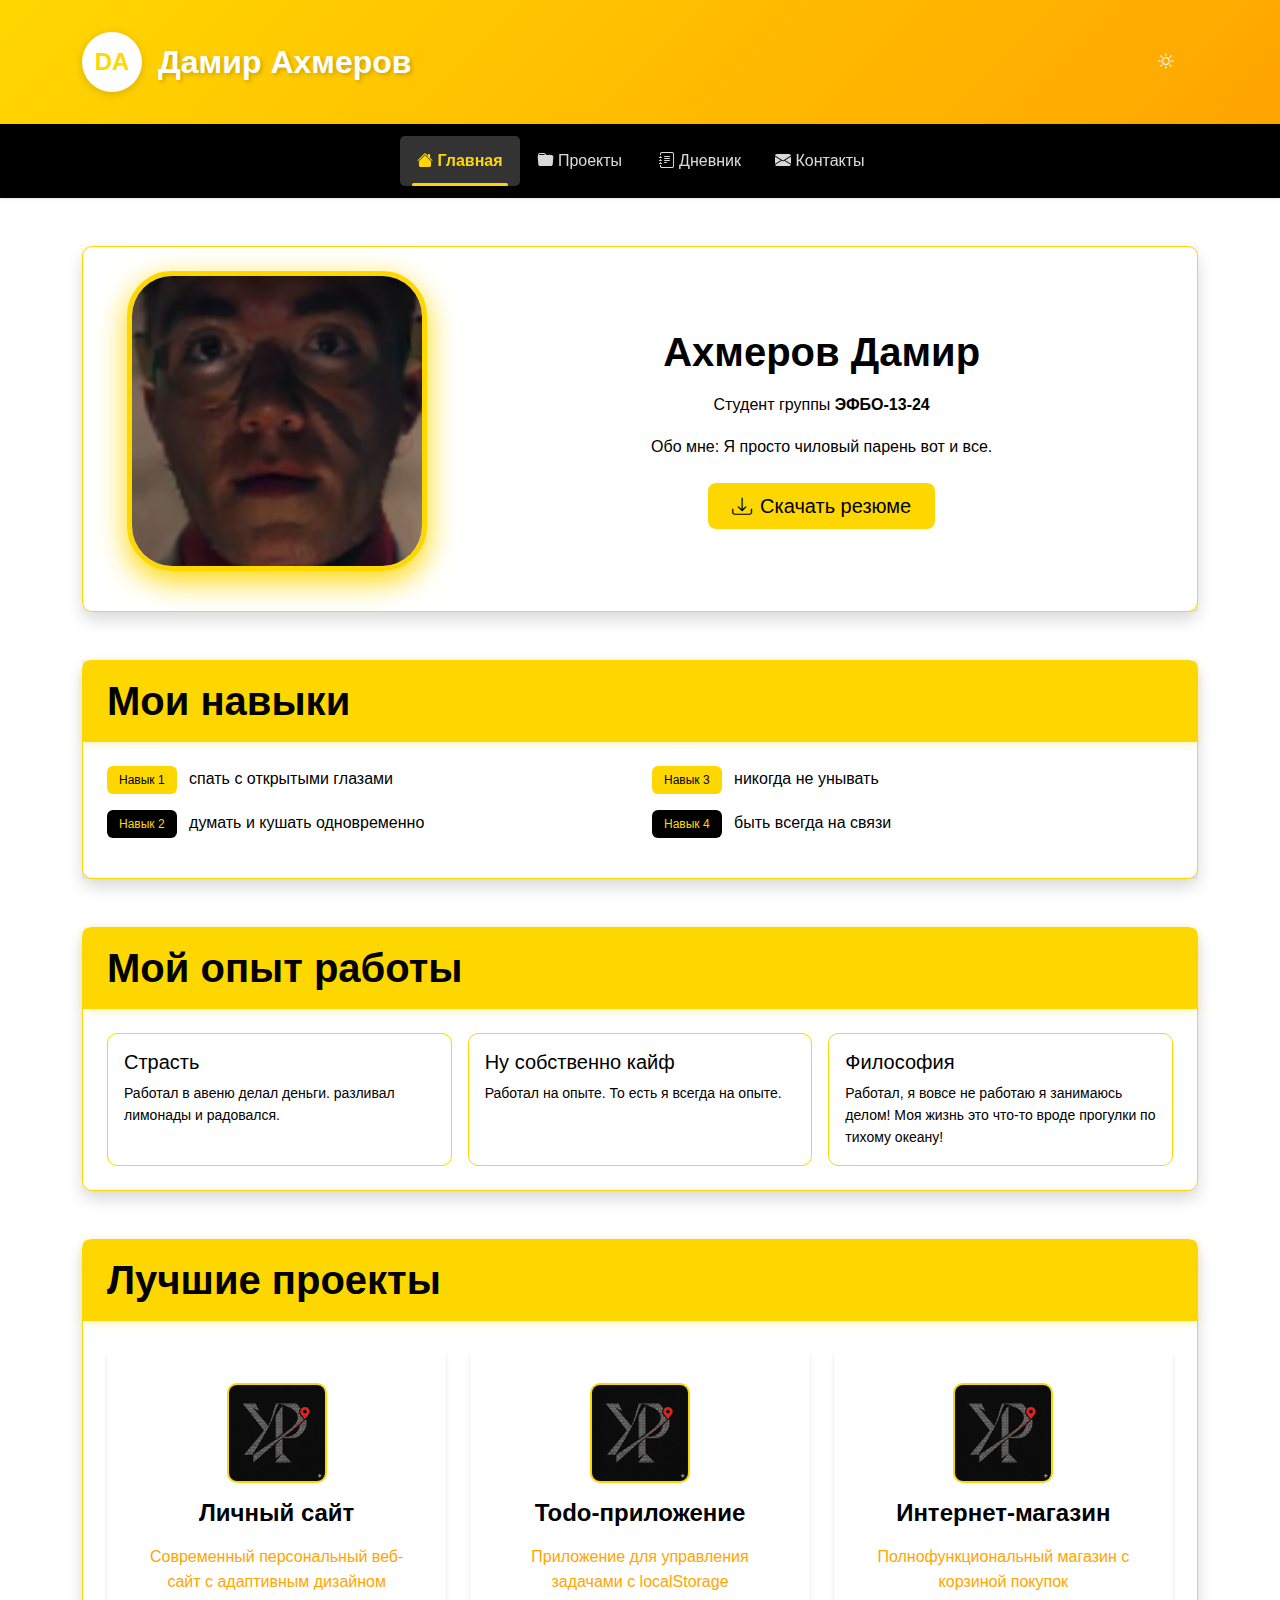
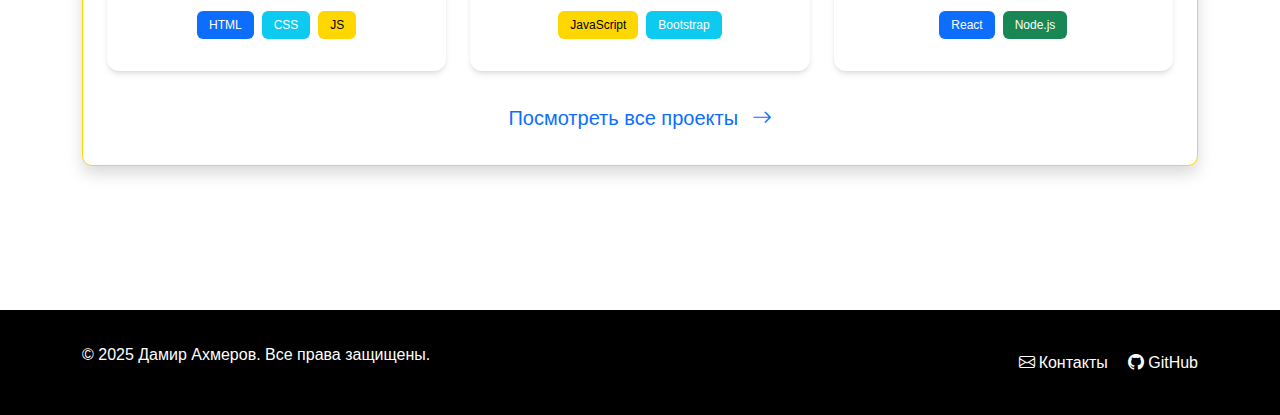
<file: index.html>
<!DOCTYPE html>
<html lang="ru">
<head>
    <meta charset="UTF-8">
    <meta name="viewport" content="width=device-width, initial-scale=1, viewport-fit=cover">
    <title>Главная - Портфолио Студента</title>
    <link href="https://cdn.jsdelivr.net/npm/bootstrap@5.3.2/dist/css/bootstrap.min.css" rel="stylesheet">
    <link rel="stylesheet" href="https://cdn.jsdelivr.net/npm/bootstrap-icons@1.11.1/font/bootstrap-icons.css">
    <link rel="stylesheet" href="styles/styles.css">
</head>
<body>
    <a class="skip-link" href="#main">Перейти к основному содержимому</a>
    <header class="header-main">
        <div class="container">
            <div class="logo-section d-flex justify-content-between align-items-center">
                <div class="d-flex align-items-center gap-3">
                    <div class="logo-icon">DA</div>
                    <h1 class="student-name mb-0">Дамир Ахмеров</h1>
                </div>
                <button class="btn btn-outline-light" id="themeSwitch" type="button">
                    <i class="bi bi-sun"></i>
                </button>
            </div>
        </div>
    </header>

    <nav aria-label="Основная навигация" class="navbar navbar-expand-lg navbar-dark bg-dark sticky-top" role="navigation">
        <div class="container">
            <button class="navbar-toggler" type="button" data-bs-toggle="collapse" data-bs-target="#navbarNav">
                <span class="navbar-toggler-icon"></span>
            </button>
            <div class="collapse navbar-collapse justify-content-center" id="navbarNav">
                <ul class="navbar-nav">
                    <li class="nav-item">
                        <a class="nav-link active" href="index.html">
                            <i class="bi bi-house-fill me-1"></i>Главная
                        </a>
                    </li>
                    <li class="nav-item">
                        <a class="nav-link" href="pages/projects.html">
                            <i class="bi bi-folder-fill me-1"></i>Проекты
                        </a>
                    </li>
                    <li class="nav-item">
                        <a class="nav-link" href="pages/diary.html">
                            <i class="bi bi-journal-text me-1"></i>Дневник
                        </a>
                    </li>
                    <li class="nav-item">
                        <a class="nav-link" href="pages/contacts.html">
                            <i class="bi bi-envelope-fill me-1"></i>Контакты
                        </a>
                    </li>
                </ul>
            </div>
        </div>
    </nav>

    
    <main class="container my-5" id="main" role="main">
        <section class="hero-section mb-5">
            <div class="card shadow">
                <div class="card-body p-4">
                    <div class="row align-items-center">
                        <div class="col-md-4 text-center mb-3 mb-md-0">
                            <div class="photo-wrapper ">
<img src="img/one_300.png" 
     srcset="img/one_150px.png 150w, 
             img/one_200px.png 200w, 
             img/one_300px.png 300w, 
             img/one_400px.png 400w"
     sizes="300px"
     width="300" 
     height="300"
     alt="Портрет студента"
     fetchpriority="high"
     class="student-photo">
                            </div>
                        </div>
                        <div class="col-md-8">
                            <h2 class="greeting-title">Ахмеров Дамир </h2>
                            <p ><i  style="color: #FFD700;"></i>Студент группы <strong>ЭФБО-13-24</strong></p>
                            <p class="mb-4">Обо мне: Я просто чиловый парень вот и все.</p>
                            <a href="assets/Ахмеров Дамир - Fullstack Developer.pdf" class="btn btn-primary btn-lg" download>
                                <i class="bi bi-download me-2"></i>Скачать резюме
                            </a>
                        </div>
                    </div>
                </div>
            </div>
        </section>

        
        <section class="skills-section mb-5">
            <div class="card shadow">
                <div class="card-header" style="background-color: #FFD700 !important; color: #000000 !important;">
                    <h3 class="h4 mb-0" style="color: #000000 !important;">
                        <i></i>Мои навыки
                    </h3>
                </div>
                <div class="card-body p-4">
                    <div class="row">
                        <div class="col-md-6">
                            <div class="mb-3">
                                <span class="badge bg-warning text-dark me-2">Навык 1</span>
                                <span>спать с открытыми глазами</span>
                            </div>
                            <div class="mb-3">
                                <span class="badge bg-dark text-warning me-2">Навык 2</span>
                                <span>думать и кушать одновременно</span>
                            </div>
                        </div>
                        <div class="col-md-6">
                            <div class="mb-3">
                                <span class="badge bg-warning text-dark me-2">Навык 3</span>
                                <span>никогда не унывать</span>
                            </div>
                            <div class="mb-3">
                                <span class="badge bg-dark text-warning me-2">Навык 4</span>
                                <span>быть всегда на связи</span>
                            </div>
                        </div>
                    </div>
                </div>
            </div>
        </section>

        
        <section class="mb-5">
            <div class="card shadow">
                <div class="card-header" style="background-color: #FFD700 !important; color: #000000 !important;">
                    <h3 class="h4 mb-0" style="color: #000000 !important;">
                        <i></i>Мой опыт работы
                    </h3>
                </div>
                <div class="card-body p-4">
                    <div class="row g-3">
                        <div class="col-md-4">
                            <div class="card h-100" style="border: 2px solid #FFD700;">
                                <div class="card-body">
                                    <h5 class="card-title" style="color: #FFD700;">Страсть</h5>
                                    <p class="card-text small">
                                        Работал в авеню делал деньги. разливал лимонады и радовался.
                                    </p>
                                </div>
                            </div>
                        </div>
                        <div class="col-md-4">
                            <div class="card h-100" style="border: 2px solid #FFD700;">
                                <div class="card-body">
                                    <h5 class="card-title" style="color: #FFD700;">Ну собственно кайф</h5>
                                    <p class="card-text small">
                                        Работал на опыте. То есть я всегда на опыте.
                                    </p>
                                </div>
                            </div>
                        </div>
                        <div class="col-md-4">
                            <div class="card h-100" style="border: 2px solid #FFD700;">
                                <div class="card-body">
                                    <h5 class="card-title" style="color: #FFD700;">Философия</h5>
                                    <p class="card-text small">
                                        Работал, я вовсе не работаю я занимаюсь делом! Моя жизнь это что-то вроде прогулки по тихому океану!
                                    </p>
                                </div>
                            </div>
                        </div>
                    </div>
                </div>
            </div>
        </section>

        <section class="projects-preview mb-5">
            <section class="projects-area">
            <div class="card shadow">
                <div class="card-header" style="background-color: #FFD700 !important; color: #000000 !important;">
                    <h3 class="h4 mb-0" style="color: #000000 !important;">
                        <i></i>Лучшие проекты
                    </h3>
                </div>
                <div class="card-body p-4">
                    <div class="projects-preview__grid">
                        <div class="project-card">
                            <div class="project-icon">
                                <!-- /*изображения с srcset для Retina  */ -->
                                <img src="img/1 yanqwip_150px.png" 
                                     srcset="img/1 yanqwip_150px.png 1x, 
                                             img/1 yanqwip_200px.png 2x" 
                                     alt="Личный сайт" 
                                     loading="lazy"
                                     class="project-image-icon">
                            </div>
                            <h4 class="project-title">Личный сайт</h4>
                            <p class="project-description">Современный персональный веб-сайт с адаптивным дизайном</p>
                            <div class="project-tags">
                                <span class="badge bg-primary">HTML</span>
                                <span class="badge bg-info">CSS</span>
                                <span class="badge bg-warning">JS</span>
                            </div>
                        </div>

                        <div class="project-card">
                            <div class="project-icon">
                                <img src="img/1 yanqwip_150px.png" 
                                     srcset="img/1 yanqwip_150px.png 1x, 
                                             img/1 yanqwip_200px.png 2x" 
                                     alt="Todo-приложение" 
                                     loading="lazy"
                                     class="project-image-icon">
                            </div>
                            <h4 class="project-title">Todo-приложение</h4>
                            <p class="project-description">Приложение для управления задачами с localStorage</p>
                            <div class="project-tags">
                                <span class="badge bg-warning">JavaScript</span>
                                <span class="badge bg-info">Bootstrap</span>
                            </div>
                        </div>

                        <div class="project-card">
                            <div class="project-icon">
                                <!-- /*Адаптивное изображение с srcset для Retina */ -->
                                <img src="img/1 yanqwip_150px.png" 
                                     srcset="img/1 yanqwip_150px.png 1x, 
                                             img/1 yanqwip_200px.png 2x" 
                                     alt="Интернет-магазин" 
                                     loading="lazy"
                                     class="project-image-icon">
                            </div>
                            <h4 class="project-title">Интернет-магазин</h4>
                            <p class="project-description">Полнофункциональный магазин с корзиной покупок</p>
                            <div class="project-tags">
                                <span class="badge bg-primary">React</span>
                                <span class="badge bg-success">Node.js</span>
                            </div>
                        </div>
                    </div>

                    <div class="text-center mt-4">
                        <a href="pages/projects.html" class="btn btn-outline-primary btn-lg">
                            Посмотреть все проекты <i class="bi bi-arrow-right ms-2"></i>
                        </a>
                    </div>
                </div>
            </div>
        </section>
    </main>

    
    <footer class="footer-main mt-5" role="contentinfo">
        <div class="container">
            <div class="row align-items-center">
                <div class="col-md-6 text-center text-md-start mb-3 mb-md-0">
                    <p class="mb-0">&copy; 2025 Дамир Ахмеров. Все права защищены.</p>
                </div>
                <div class="col-md-6 text-center text-md-end">
                    <a href="pages/contacts.html" class="footer-link me-3">
                        <i class="bi bi-envelope me-1"></i>Контакты
                    </a>
                    <a href="https://github.com/SeyYestyq" class="footer-link" target="_blank">
                        <i class="bi bi-github me-1"></i>GitHub
                    </a>
                </div>
            </div>
        </div>
    </footer>

    <script src="https://cdn.jsdelivr.net/npm/bootstrap@5.3.2/dist/js/bootstrap.bundle.min.js"></script>
    <script src="src/theme.js"></script>
    <script src="scripts/main.js"></script>
</body>
</html>
</file>
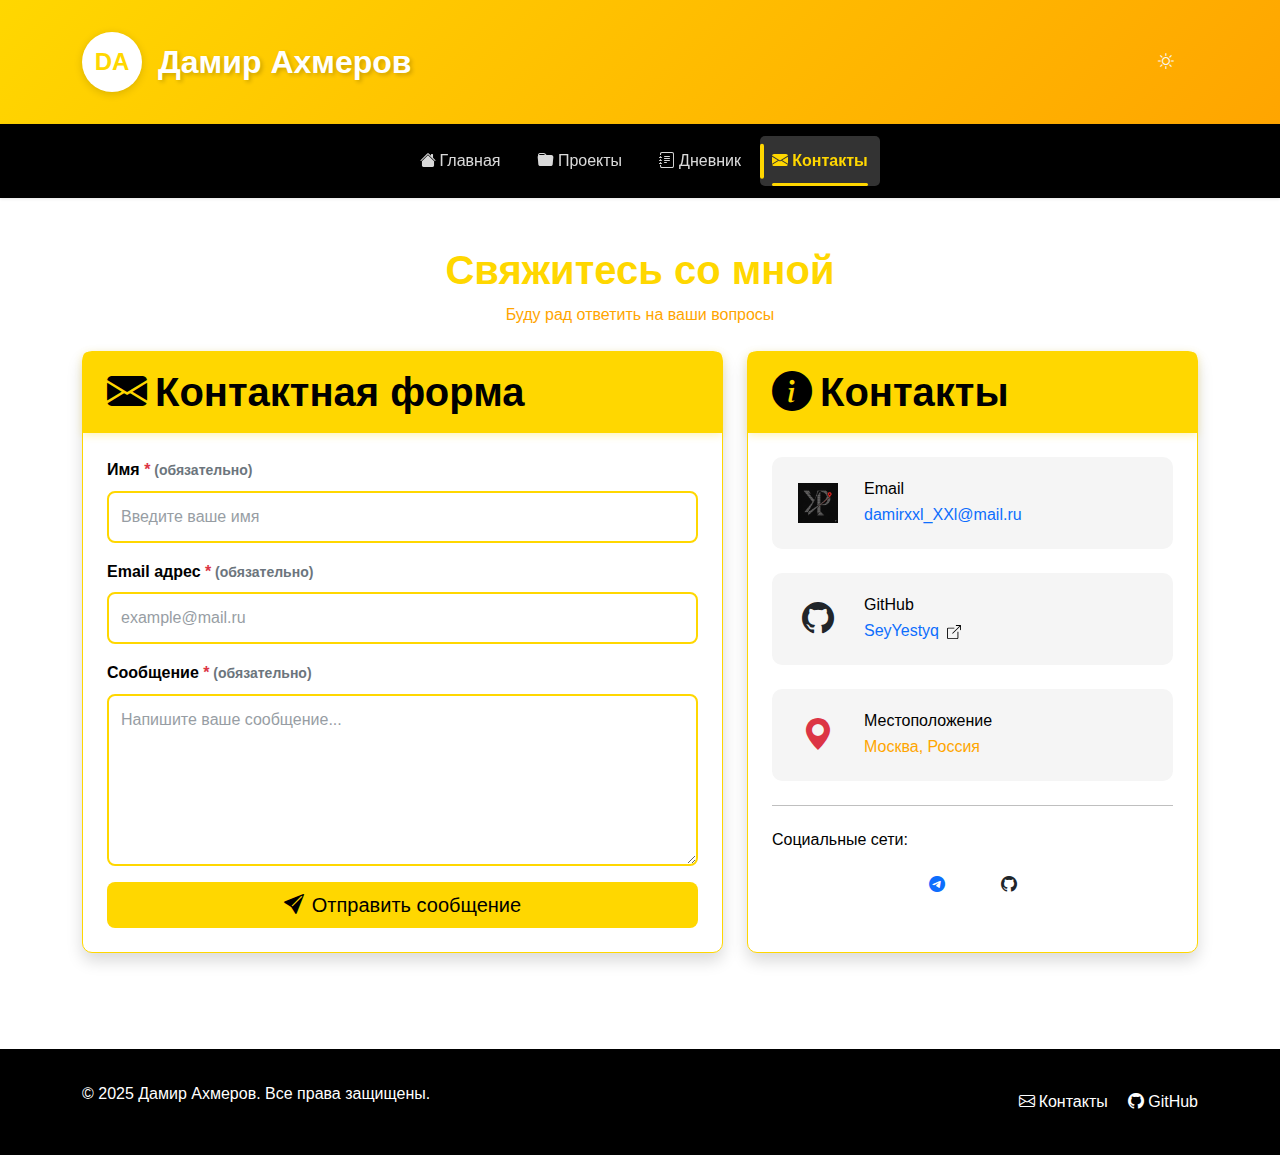
<file: pages/contacts.html>
<!DOCTYPE html>
<html lang="ru">
<head>
    <meta charset="UTF-8">
    <meta name="viewport" content="width=device-width, initial-scale=1, viewport-fit=cover">
    <title>Контакты - Портфолио Студента</title>
    <link href="https://cdn.jsdelivr.net/npm/bootstrap@5.3.2/dist/css/bootstrap.min.css" rel="stylesheet">
    <link rel="stylesheet" href="https://cdn.jsdelivr.net/npm/bootstrap-icons@1.11.1/font/bootstrap-icons.css">
    <link rel="stylesheet" href="../styles/styles.css">
</head>
<body>
    <a class="skip-link" href="#main">Перейти к основному содержимому</a>
    <header class="header-main" role="banner">
        <div class="container">
            <div class="logo-section d-flex justify-content-between align-items-center">
                <div class="d-flex align-items-center gap-3">
                    <div class="logo-icon" aria-hidden="true">DA</div>
                    <h1 class="student-name mb-0">Дамир Ахмеров</h1>
                </div>
                <button class="btn btn-outline-light" 
                        id="themeSwitch" 
                        type="button"
                        aria-label="Переключить тему оформления"
                        aria-pressed="false">
                    <i class="bi bi-sun" aria-hidden="true"></i>
                    <span class="visually-hidden">Переключить тему</span>
                </button>
            </div>
        </div>
    </header>

    
    <nav aria-label="Основная навигация" class="navbar navbar-expand-lg navbar-dark bg-dark sticky-top" role="navigation">
        <div class="container">
            <button class="navbar-toggler" 
                    type="button" 
                    data-bs-toggle="collapse" 
                    data-bs-target="#navbarNav"
                    aria-controls="navbarNav"
                    aria-expanded="false"
                    aria-label="Переключить навигационное меню">
                <span class="navbar-toggler-icon"></span>
            </button>
            <div class="collapse navbar-collapse justify-content-center" id="navbarNav">
                <ul class="navbar-nav">
                    <li class="nav-item">
                        <a class="nav-link" href="../index.html">
                            <i class="bi bi-house-fill me-1"></i>Главная
                        </a>
                    </li>
                    <li class="nav-item">
                        <a class="nav-link" href="projects.html">
                            <i class="bi bi-folder-fill me-1"></i>Проекты
                        </a>
                    </li>
                    <li class="nav-item">
                        <a class="nav-link" href="diary.html">
                            <i class="bi bi-journal-text me-1"></i>Дневник
                        </a>
                    </li>
                    <li class="nav-item">
                        <a class="nav-link active" href="contacts.html" aria-current="page">
                            <i class="bi bi-envelope-fill me-1" aria-hidden="true"></i>Контакты
                        </a>
                    </li>
                </ul>
            </div>
        </div>
    </nav>

        
  <main class="container my-5" id="main" role="main">
        
        <section class="mb-4" aria-labelledby="page-heading">
            <h2 id="page-heading" class="page-title text-center mb-2" style="color: #FFD700;">
                    Свяжитесь со мной
            </h2>
            <p class="text-center text-muted">Буду рад ответить на ваши вопросы</p>
        </section>

        <div class="row g-4">
            
            <div class="col-lg-7">
                <div class="card shadow h-100">
                    <div class="card-header" style="background-color: #FFD700 !important; color: #000000 !important;">
                        <h3 id="form-heading" class="h5 mb-0" style="color: #000000 !important;">
                            <i class="bi bi-envelope-fill me-2" aria-hidden="true"></i>Контактная форма
                        </h3>
                    </div>
                    <div class="card-body p-4">
                        <form id="contactForm" 
                              novalidate 
                              aria-labelledby="form-heading"
                              aria-describedby="form-description">
                            <p id="form-description" class="visually-hidden">
                                Заполните форму для отправки сообщения. Поля, отмеченные звездочкой, обязательны для заполнения.
                            </p>
                            <div class="mb-3">
                                <label for="name" class="form-label">
                                    Имя <span class="text-danger" aria-label="обязательное поле">*</span>
                                </label>
                                <input type="text" 
                                       class="form-control" 
                                       id="name" 
                                       name="name" 
                                       placeholder="Введите ваше имя" 
                                       required
                                       aria-required="true"
                                       aria-invalid="false"
                                       aria-describedby="name-error"
                                       minlength="2"
                                       maxlength="50"
                                       autocomplete="name">
                                <div id="name-error" class="invalid-feedback" role="alert" aria-live="polite">
                                    Пожалуйста, введите ваше имя (минимум 2 символа)
                                </div>
                            </div>

                            <div class="mb-3">
                                <label for="email" class="form-label">
                                    Email адрес <span class="text-danger" aria-label="обязательное поле">*</span>
                                </label>
                                <input type="email" 
                                       class="form-control" 
                                       id="email" 
                                       name="email" 
                                       placeholder="example@mail.ru" 
                                       required
                                       aria-required="true"
                                       aria-invalid="false"
                                       aria-describedby="email-error"
                                       autocomplete="email">
                                <div id="email-error" class="invalid-feedback" role="alert" aria-live="polite">
                                    Пожалуйста, введите корректный email адрес
                                </div>
                            </div>

                            <div class="mb-3">
                                <label for="message" class="form-label">
                                    Сообщение <span class="text-danger" aria-label="обязательное поле">*</span>
                                </label>
                                <textarea class="form-control" 
                                          id="message" 
                                          name="message" 
                                          rows="6" 
                                          placeholder="Напишите ваше сообщение..." 
                                          required
                                          aria-required="true"
                                          aria-invalid="false"
                                          aria-describedby="message-error message-hint"
                                          minlength="10"
                                          maxlength="150"></textarea>

                                <div id="message-error" class="invalid-feedback" role="alert" aria-live="polite">
                                    Пожалуйста, введите текст сообщения минимум 10 символов
                                </div>
                            </div>

                            <div class="d-grid">
                                <button type="submit" 
                                        class="btn btn-primary btn-lg"
                                        aria-label="Отправить контактное сообщение">
                                    <i class="bi bi-send-fill me-2" aria-hidden="true"></i>Отправить сообщение
                                </button>
                            </div>
                        </form>
                        
                        
                        <div id="successMessage" 
                             class="alert alert-success mt-3 d-none" 
                             role="status" 
                             aria-live="polite" 
                             aria-atomic="true">
                            <i class="bi bi-check-circle-fill me-2" aria-hidden="true"></i>
                            Сообщение успешно отправлено! Я свяжусь с вами в ближайшее время.
                        </div>
                    </div>
                </div>
            </div>

            
            <div class="col-lg-5">
                <div class="card shadow h-100">
                    <div class="card-header" style="background-color: #FFD700 !important; color: #000000 !important;">
                        <h3 id="contact-info-heading" class="h5 mb-0" style="color: #000000 !important;">
                            <i class="bi bi-info-circle-fill me-2" aria-hidden="true"></i>Контакты
                        </h3>
                    </div>
                    <div class="card-body p-4" aria-labelledby="contact-info-heading">
                        
                        <div class="contact-item mb-4 p-3 bg-light rounded">
                            <div class="d-flex align-items-center">
                                <div class="contact-icon me-3" aria-hidden="true">
                                    <img src="../img/1 yanqwip.png" alt="" class="img-fluid" style="max-width: 40px; height: auto;">
                                </div>
                                <div>
                                    <h4 class="h6 mb-1">Email</h4>
                                    <a href="mailto:damirxxl_XXl@mail.ru" 
                                       class="text-decoration-none"
                                       aria-label="Написать на email damirxxl_XXl@mail.ru">
                                        damirxxl_XXl@mail.ru
                                    </a>
                                </div>
                            </div>
                        </div>

                        
                        <div class="contact-item mb-4 p-3 bg-light rounded">
                            <div class="d-flex align-items-center">
                                <div class="contact-icon me-3" aria-hidden="true">
                                    <i class="bi bi-github fs-2 text-dark"></i>
                                </div>
                                <div>
                                    <h4 class="h6 mb-1">GitHub</h4>
                                    <a href="https://github.com/SeyYestyq" 
                                       class="text-decoration-none" 
                                       target="_blank"
                                       rel="noopener noreferrer"
                                       aria-label="Открыть профиль GitHub SeyYestyq (открывается в новой вкладке)">
                                        SeyYestyq
                                        <span class="visually-hidden">(открывается в новом окне)</span>
                                    </a>
                                </div>
                            </div>
                        </div>

                        
                        <div class="contact-item p-3 bg-light rounded">
                            <div class="d-flex align-items-center">
                                <div class="contact-icon me-3" aria-hidden="true">
                                    <i class="bi bi-geo-alt-fill fs-2 text-danger"></i>
                                </div>
                                <div>
                                    <h4 class="h6 mb-1">Местоположение</h4>
                                    <p class="mb-0 text-muted">Москва, Россия</p>
                                </div>
                            </div>
                        </div>

                        <hr class="my-4" role="separator">

                        
                        <h4 class="h6 mb-3">Социальные сети:</h4>
                        <nav aria-label="Социальные сети">
                            <div class="d-flex gap-2 justify-content-center">
                                <a href="#" 
                                   class="btn btn-outline-primary" 
                                   aria-label="Telegram">
                                    <i class="bi bi-telegram" aria-hidden="true"></i>
                                    <span class="visually-hidden">Telegram</span>
                                </a>
                                <a href="https://github.com/SeyYestyq" 
                                   class="btn btn-outline-dark" 
                                   target="_blank"
                                   rel="noopener noreferrer"
                                   aria-label="GitHub (открывается в новой вкладке)">
                                    <i class="bi bi-github" aria-hidden="true"></i>
                                    <span class="visually-hidden">GitHub</span>
                                </a>
                            </div>
                        </nav>
                    </div>
                </div>
            </div>
        </div>
    </main>

    
    <footer class="footer-main mt-5" role="contentinfo">
        <div class="container">
            <div class="row align-items-center">
                <div class="col-md-6 text-center text-md-start mb-3 mb-md-0">
                    <p class="mb-0">&copy; 2025 Дамир Ахмеров. Все права защищены.</p>
                </div>
                <div class="col-md-6 text-center text-md-end">
                    <nav aria-label="Подвал сайта">
                        <a href="contacts.html" class="footer-link me-3" aria-current="page">
                            <i class="bi bi-envelope me-1" aria-hidden="true"></i>Контакты
                        </a>
                        <a href="https://github.com/SeyYestyq" 
                           class="footer-link" 
                           target="_blank"
                           rel="noopener noreferrer"
                           aria-label="GitHub (открывается в новой вкладке)">
                            <i class="bi bi-github me-1" aria-hidden="true"></i>GitHub
                            <span class="visually-hidden">(открывается в новом окне)</span>
                        </a>
                    </nav>
                </div>
            </div>
        </div>
    </footer>

    <script src="https://cdn.jsdelivr.net/npm/bootstrap@5.3.2/dist/js/bootstrap.bundle.min.js"></script>
    <script src="../src/theme.js"></script>
    <script src="../scripts/contacts.js"></script>
</body>
</html>
</file>
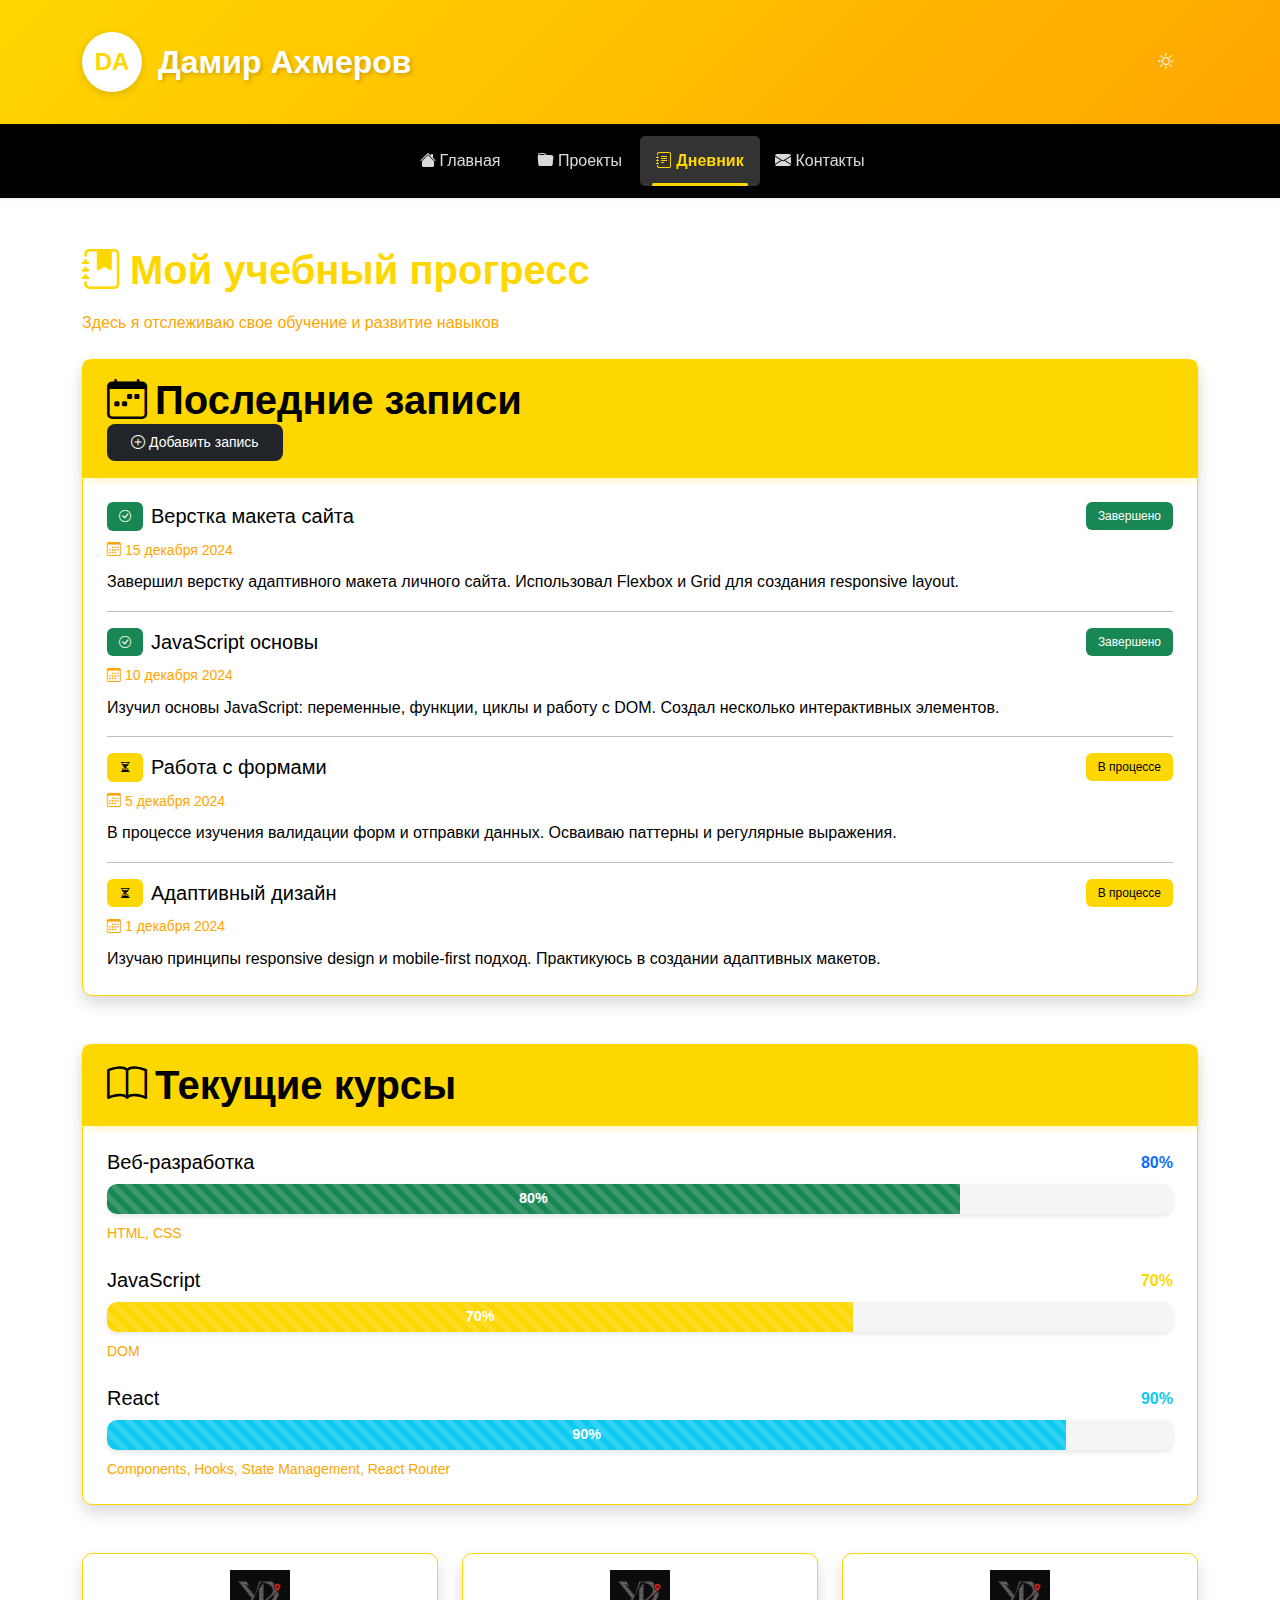
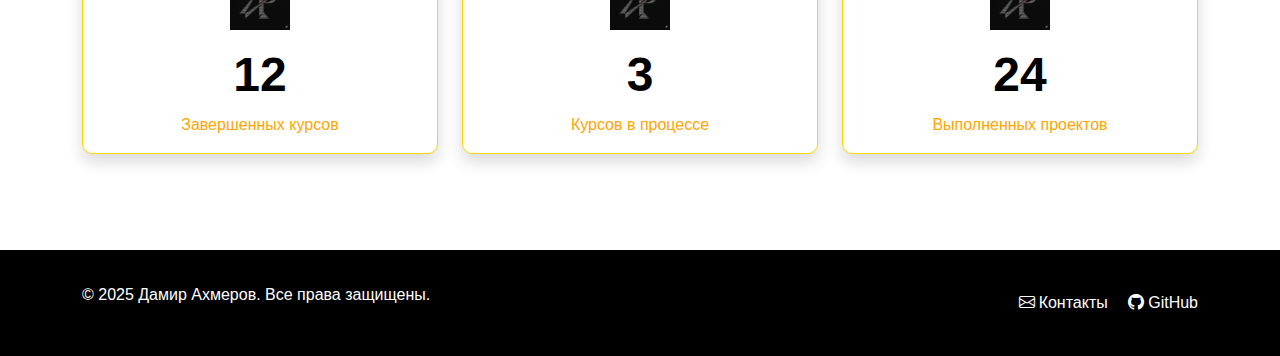
<file: pages/diary.html>
<!DOCTYPE html>
<html lang="ru">
<head>
    <meta charset="UTF-8">
    <meta name="viewport" content="width=device-width, initial-scale=1, viewport-fit=cover">
    <title>Дневник - Портфолио Студента</title>
    <link href="https://cdn.jsdelivr.net/npm/bootstrap@5.3.2/dist/css/bootstrap.min.css" rel="stylesheet">
    <link rel="stylesheet" href="https://cdn.jsdelivr.net/npm/bootstrap-icons@1.11.1/font/bootstrap-icons.css">
    <link rel="stylesheet" href="../styles/styles.css">
</head>
<body>
    <a class="skip-link" href="#main">Перейти к основному содержимому</a>
    <header class="header-main">
        <div class="container">
            <div class="logo-section d-flex justify-content-between align-items-center">
                <div class="d-flex align-items-center gap-3">
                    <div class="logo-icon">DA</div>
                    <h1 class="student-name mb-0">Дамир Ахмеров</h1>
                </div>
                <button class="btn btn-outline-light" id="themeSwitch" type="button">
                    <i class="bi bi-sun"></i>
                </button>
            </div>
        </div>
    </header>
    <nav aria-label="Основная навигация" class="navbar navbar-expand-lg navbar-dark bg-dark sticky-top">
        <div class="container">
            <button class="navbar-toggler" type="button" data-bs-toggle="collapse" data-bs-target="#navbarNav">
                <span class="navbar-toggler-icon"></span>
            </button>
            <div class="collapse navbar-collapse justify-content-center" id="navbarNav">
                <ul class="navbar-nav">
                    <li class="nav-item">
                        <a class="nav-link" href="../index.html">
                            <i class="bi bi-house-fill me-1"></i>Главная
                        </a>
                    </li>
                    <li class="nav-item">
                        <a class="nav-link" href="projects.html">
                            <i class="bi bi-folder-fill me-1"></i>Проекты
                        </a>
                    </li>
                    <li class="nav-item">
                        <a class="nav-link active" href="diary.html">
                            <i class="bi bi-journal-text me-1"></i>Дневник
                        </a>
                    </li>
                    <li class="nav-item">
                        <a class="nav-link" href="contacts.html">
                            <i class="bi bi-envelope-fill me-1"></i>Контакты
                        </a>
                    </li>
                </ul>
            </div>
        </div>
    </nav>
    <main class="container my-5" id="main">
        <section class="mb-4">
            <h2 class="page-title" style="color: #FFD700;">
                <i class="bi bi-journal-bookmark-fill me-2"></i>Мой учебный прогресс
            </h2>
            <p class="text-muted">Здесь я отслеживаю свое обучение и развитие навыков</p>
        </section>
        <section class="mb-5">
            <div class="card shadow">
                <div class="card-header" style="background-color: #FFD700 !important; color: #000000 !important;" class="d-flex justify-content-between align-items-center">
                    <h3 class="h5 mb-0" style="color: #000000 !important;">
                        <i class="bi bi-calendar-week me-2"></i>Последние записи
                    </h3>
                    <button class="btn btn-dark btn-sm" data-bs-toggle="modal" data-bs-target="#addEntryModal">
                        <i class="bi bi-plus-circle me-1"></i>Добавить запись
                    </button>
                </div>
                <div class="card-body p-4">
                    <div id="diaryEntries">
                        <div class="diary-entry mb-3">
                            <div class="d-flex justify-content-between align-items-start">
                                <div class="flex-grow-1">
                                    <div class="d-flex align-items-center mb-2">
                                        <span class="badge bg-success me-2">
                                            <i class="bi bi-check-circle"></i>
                                        </span>
                                        <h5 class="mb-0">Верстка макета сайта</h5>
                                    </div>
                                    <p class="text-muted small mb-2">
                                        <i class="bi bi-calendar3 me-1"></i>15 декабря 2024
                                    </p>
                                    <p class="mb-0">Завершил верстку адаптивного макета личного сайта. Использовал Flexbox и Grid для создания responsive layout.</p>
                                </div>
                                <span class="badge bg-success ms-3">Завершено</span>
                            </div>
                        </div>
                        <hr>
                        <div class="diary-entry mb-3">
                            <div class="d-flex justify-content-between align-items-start">
                                <div class="flex-grow-1">
                                    <div class="d-flex align-items-center mb-2">
                                        <span class="badge bg-success me-2">
                                            <i class="bi bi-check-circle"></i>
                                        </span>
                                        <h5 class="mb-0">JavaScript основы</h5>
                                    </div>
                                    <p class="text-muted small mb-2">
                                        <i class="bi bi-calendar3 me-1"></i>10 декабря 2024
                                    </p>
                                    <p class="mb-0">Изучил основы JavaScript: переменные, функции, циклы и работу с DOM. Создал несколько интерактивных элементов.</p>
                                </div>
                                <span class="badge bg-success ms-3">Завершено</span>
                            </div>
                        </div>
                        <hr>
                        <div class="diary-entry mb-3">
                            <div class="d-flex justify-content-between align-items-start">
                                <div class="flex-grow-1">
                                    <div class="d-flex align-items-center mb-2">
                                        <span class="badge bg-warning me-2">
                                            <i class="bi bi-hourglass-split"></i>
                                        </span>
                                        <h5 class="mb-0">Работа с формами</h5>
                                    </div>
                                    <p class="text-muted small mb-2">
                                        <i class="bi bi-calendar3 me-1"></i>5 декабря 2024
                                    </p>
                                    <p class="mb-0">В процессе изучения валидации форм и отправки данных. Осваиваю паттерны и регулярные выражения.</p>
                                </div>
                                <span class="badge bg-warning ms-3">В процессе</span>
                            </div>
                        </div>

                        <hr>
                        <div class="diary-entry">
                            <div class="d-flex justify-content-between align-items-start">
                                <div class="flex-grow-1">
                                    <div class="d-flex align-items-center mb-2">
                                        <span class="badge bg-warning me-2">
                                            <i class="bi bi-hourglass-split"></i>
                                        </span>
                                        <h5 class="mb-0">Адаптивный дизайн</h5>
                                    </div>
                                    <p class="text-muted small mb-2">
                                        <i class="bi bi-calendar3 me-1"></i>1 декабря 2024
                                    </p>
                                    <p class="mb-0">Изучаю принципы responsive design и mobile-first подход. Практикуюсь в создании адаптивных макетов.</p>
                                </div>
                                <span class="badge bg-warning ms-3">В процессе</span>
                            </div>
                        </div>
                    </div>
                </div>
            </div>
        </section>

        
        <section class="mb-5">
            <div class="card shadow">
                <div class="card-header" style="background-color: #FFD700 !important; color: #000000 !important;">
                    <h3 class="h5 mb-0" style="color: #000000 !important;">
                        <i class="bi bi-book me-2"></i>Текущие курсы
                    </h3>
                </div>
                <div class="card-body p-4">
                    
                    <div class="course-item mb-4">
                        <div class="d-flex justify-content-between mb-2">
                            <h5 class="mb-0">Веб-разработка</h5>
                            <span class="text-primary fw-bold">80%</span>
                        </div>
                        <div class="progress" style="height: 30px;">
                            <div class="progress-bar bg-success progress-bar-striped progress-bar-animated" 
                                 role="progressbar" 
                                 style="width: 80%" 
                                 aria-valuenow="80" 
                                 aria-valuemin="0" 
                                 aria-valuemax="100">
                                80%
                            </div>
                        </div>
                        <p class="text-muted small mt-2 mb-0">HTML, CSS</p>
                    </div>

                    
                    <div class="course-item mb-4">
                        <div class="d-flex justify-content-between mb-2">
                            <h5 class="mb-0">JavaScript</h5>
                            <span class="text-warning fw-bold">70%</span>
                        </div>
                        <div class="progress" style="height: 30px;">
                            <div class="progress-bar bg-warning progress-bar-striped progress-bar-animated" 
                                 role="progressbar" 
                                 style="width: 70%" 
                                 aria-valuenow="70" 
                                 aria-valuemin="0" 
                                 aria-valuemax="100">
                                70%
                            </div>
                        </div>
                        <p class="text-muted small mt-2 mb-0">DOM</p>
                    </div>

                    <div class="course-item">
                        <div class="d-flex justify-content-between mb-2">
                            <h5 class="mb-0">React</h5>
                            <span class="text-info fw-bold">90%</span>
                        </div>
                        <div class="progress" style="height: 30px;">
                            <div class="progress-bar bg-info progress-bar-striped progress-bar-animated" 
                                 role="progressbar" 
                                 style="width: 90%" 
                                 aria-valuenow="90" 
                                 aria-valuemin="0" 
                                 aria-valuemax="100">
                                90%
                            </div>
                        </div>
                        <p class="text-muted small mt-2 mb-0">Components, Hooks, State Management, React Router</p>
                    </div>
                </div>
            </div>
        </section>

        
        <section>
            <div class="row g-4">
                <div class="col-md-4">
                    <div class="card shadow text-center h-100">
                        <div class="card-body">
                            <img src="../img/1 yanqwip.png" alt="Завершенные курсы" class="img-fluid mb-3" style="max-height: 60px; width: auto;">
                            <h3 class="display-5 fw-bold">12</h3>
                            <p class="text-muted mb-0">Завершенных курсов</p>
                        </div>
                    </div>
                </div>
                <div class="col-md-4">
                    <div class="card shadow text-center h-100">
                        <div class="card-body">
                            <img src="../img/1 yanqwip.png" alt="Курсы в процессе" class="img-fluid mb-3" style="max-height: 60px; width: auto;">
                            <h3 class="display-5 fw-bold">3</h3>
                            <p class="text-muted mb-0">Курсов в процессе</p>
                        </div>
                    </div>
                </div>
                <div class="col-md-4">
                    <div class="card shadow text-center h-100">
                        <div class="card-body">
                            <img src="../img/1 yanqwip.png" alt="Выполненные проекты" class="img-fluid mb-3" style="max-height: 60px; width: auto;">
                            <h3 class="display-5 fw-bold">24</h3>
                            <p class="text-muted mb-0">Выполненных проектов</p>
                        </div>
                    </div>
                </div>
            </div>
        </section>
    </main>

    
    <div class="modal fade" id="addEntryModal" tabindex="-1">
        <div class="modal-dialog modal-dialog-centered">
            <div class="modal-content">
                <div class="modal-header">
                    <h5 class="modal-title">
                        <i class="bi bi-plus-circle me-2"></i>Добавить запись
                    </h5>
                    <button type="button" class="btn-close" data-bs-dismiss="modal"></button>
                </div>
                <div class="modal-body">
                    <form id="addEntryForm">
                        <div class="mb-3">
                            <label for="entryTitle" class="form-label">Название</label>
                            <input type="text" class="form-control" id="entryTitle" required>
                        </div>
                        <div class="mb-3">
                            <label for="entryDate" class="form-label">Дата</label>
                            <input type="date" class="form-control" id="entryDate" required>
                        </div>
                        <div class="mb-3">
                            <label for="entryDescription" class="form-label">Описание</label>
                            <textarea class="form-control" id="entryDescription" rows="4" required></textarea>
                        </div>
                        <div class="mb-3">
                            <label for="entryStatus" class="form-label">Статус</label>
                            <select class="form-select" id="entryStatus" required>
                                <option value="in-progress">В процессе</option>
                                <option value="completed">Завершено</option>
                            </select>
                        </div>
                    </form>
                </div>
                <div class="modal-footer">
                    <button type="button" class="btn btn-secondary" data-bs-dismiss="modal">Отмена</button>
                    <button type="button" class="btn btn-primary" id="saveEntry">Добавить</button>
                </div>
            </div>
        </div>
    </div>

    
    <footer class="footer-main mt-5">
        <div class="container">
            <div class="row align-items-center">
                <div class="col-md-6 text-center text-md-start mb-3 mb-md-0">
                    <p class="mb-0">&copy; 2025 Дамир Ахмеров. Все права защищены.</p>
                </div>
                <div class="col-md-6 text-center text-md-end">
                    <a href="contacts.html" class="footer-link me-3">
                        <i class="bi bi-envelope me-1"></i>Контакты
                    </a>
                    <a href="https://github.com/SeyYestyq" class="footer-link" target="_blank">
                        <i class="bi bi-github me-1"></i>GitHub
                    </a>
                </div>
            </div>
        </div>
    </footer>

    <script src="https://cdn.jsdelivr.net/npm/bootstrap@5.3.2/dist/js/bootstrap.bundle.min.js"></script>
    <script src="../src/theme.js"></script>
    <script src="../scripts/diary.js"></script>
</body>
</html>
</file>
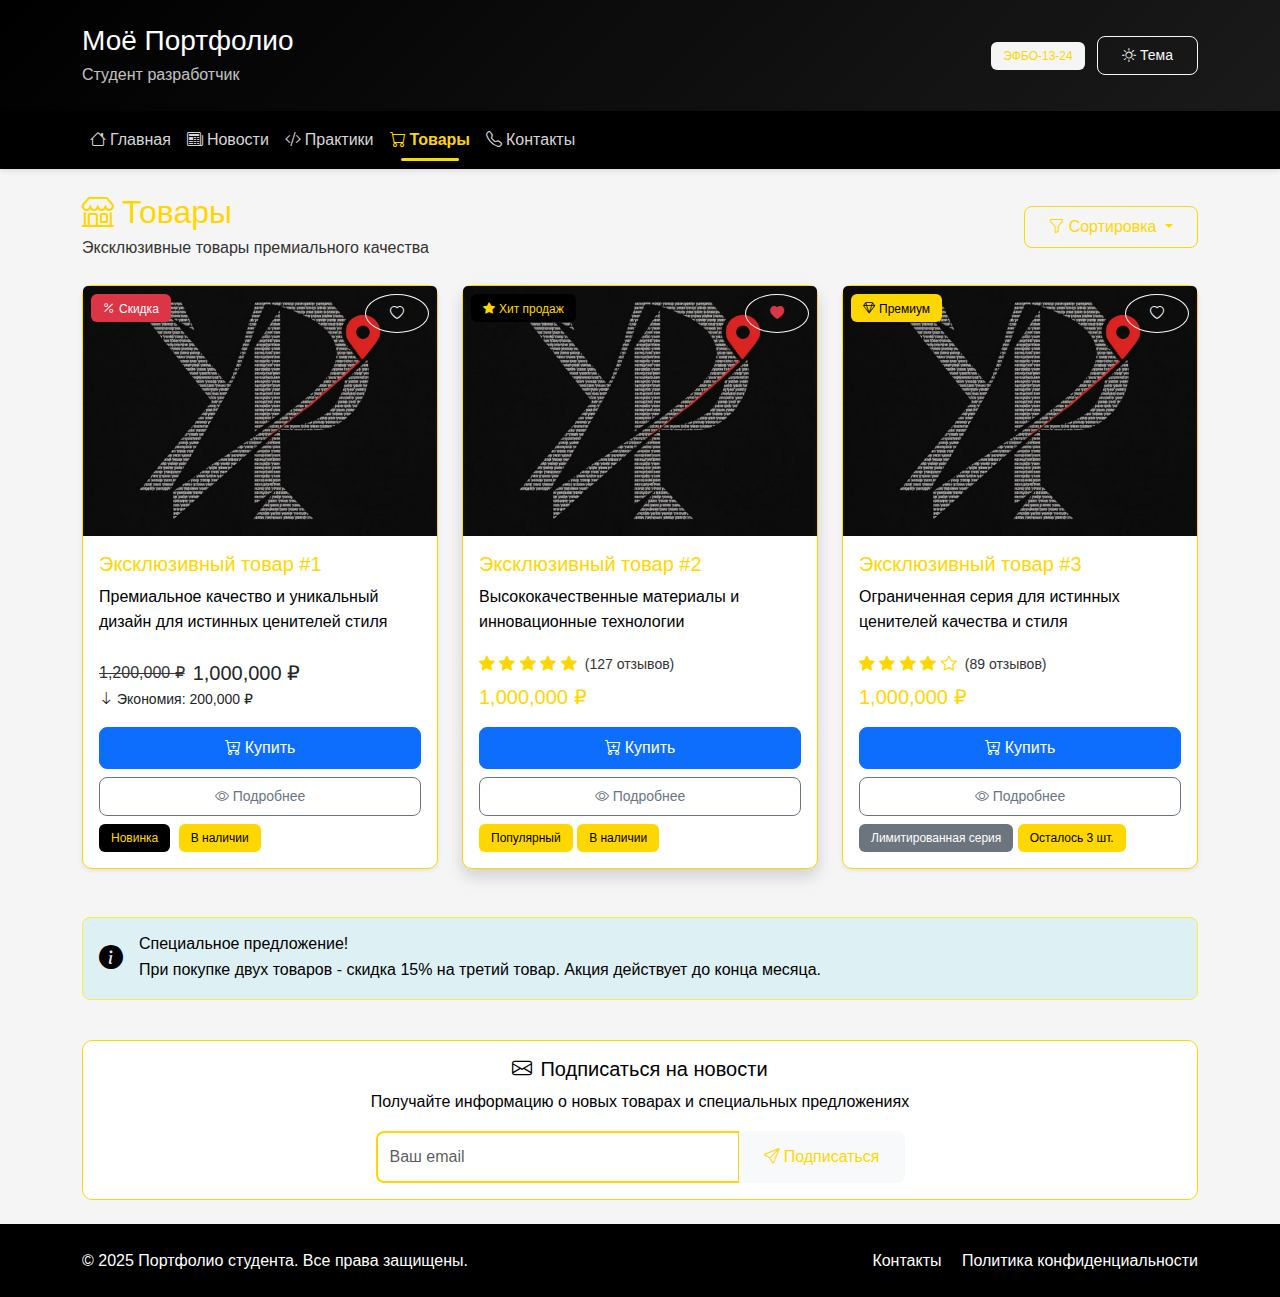
<file: pages/n.html>
<!DOCTYPE html>
<html lang="ru">
<head>
    <meta charset="UTF-8">
    <meta name="viewport" content="width=device-width, initial-scale=1.0">
    <title>Товары - Портфолио</title>
    <link href="https://cdn.jsdelivr.net/npm/bootstrap@5.3.2/dist/css/bootstrap.min.css" rel="stylesheet">
    <link rel="stylesheet" href="https://cdn.jsdelivr.net/npm/bootstrap-icons@1.11.1/font/bootstrap-icons.css">
    <link rel="stylesheet" href="../src/styles.css">
</head>
<body class="bg-light">
    <div class="container-fluid p-0">
        
        <header class="bg-dark text-white py-4">
            <div class="container">
                <div class="row align-items-center">
                    <div class="col">
                        <h1 class="h3 mb-1">Моё Портфолио</h1>
                        <p class="mb-0 opacity-75">Студент разработчик</p>
                    </div>
                    <div class="col-auto">
                        <span class="badge bg-light text-warning">ЭФБО-13-24</span>
                        <button class="btn btn-outline-light btn-sm ms-2" id="themeSwitch" type="button">
                            <i class="bi bi-sun"></i> Тема
                        </button>
                    </div>
                </div>
            </div>
        </header>

        
        <nav class="navbar navbar-expand-lg navbar-dark bg-dark">
            <div class="container">
                <button class="navbar-toggler" type="button" data-bs-toggle="collapse" data-bs-target="#navbarNav">
                    <span class="navbar-toggler-icon"></span>
                </button>
                <div class="collapse navbar-collapse" id="navbarNav">
                    <ul class="navbar-nav">
                        <li class="nav-item">
                            <a class="nav-link" href="../index.html">
                                <i class="bi bi-house me-1"></i>Главная
                            </a>
                        </li>
                        <li class="nav-item">
                            <a class="nav-link" href="news.html">
                                <i class="bi bi-newspaper me-1"></i>Новости
                            </a>
                        </li>
                        <li class="nav-item">
                            <a class="nav-link" href="practices.html">
                                <i class="bi bi-code-slash me-1"></i>Практики
                            </a>
                        </li>
                        <li class="nav-item">
                            <a class="nav-link active" href="goods.html">
                                <i class="bi bi-cart me-1"></i>Товары
                            </a>
                        </li>
                        <li class="nav-item">
                            <a class="nav-link" href="contacts.html">
                                <i class="bi bi-telephone me-1"></i>Контакты
                            </a>
                        </li>
                    </ul>
                </div>
            </div>
        </nav>

        
        <main class="container my-4">
            
            <div class="row mb-4">
                <div class="col">
                    <div class="d-flex align-items-center justify-content-between">
                        <div>
                            <h1 class="h2 text-warning mb-1">
                                <i class="bi bi-shop me-2"></i>Товары
                            </h1>
                            <p class="text-muted mb-0">Эксклюзивные товары премиального качества</p>
                        </div>
                        <div class="dropdown">
                            <button class="btn btn-outline-warning dropdown-toggle" type="button" data-bs-toggle="dropdown">
                                <i class="bi bi-funnel me-1"></i>Сортировка
                            </button>
                            <ul class="dropdown-menu">
                                <li><a class="dropdown-item" href="#"><i class="bi bi-arrow-up me-1"></i>По цене (возр.)</a></li>
                                <li><a class="dropdown-item" href="#"><i class="bi bi-arrow-down me-1"></i>По цене (убыв.)</a></li>
                                <li><a class="dropdown-item" href="#"><i class="bi bi-star me-1"></i>По популярности</a></li>
                            </ul>
                        </div>
                    </div>
                </div>
            </div>

            
            <div class="row g-4">
                
                <div class="col-lg-4 col-md-6">
                    <div class="card h-100 shadow-sm border-0 position-relative">
                        <span class="position-absolute top-0 start-0 badge bg-danger m-2 z-1">
                            <i class="bi bi-percent me-1"></i>Скидка
                        </span>
                        <div class="card-img-container position-relative overflow-hidden" style="height: 250px;">
                            <img src="../img/1 yanqwip.png" alt="Эксклюзивный товар #1" class="card-img-top h-100 w-100" style="object-fit: cover;">
                            <div class="position-absolute top-0 end-0 p-2">
                                <button class="btn btn-outline-light btn-sm rounded-circle" data-bs-toggle="tooltip" title="Добавить в избранное">
                                    <i class="bi bi-heart"></i>
                                </button>
                            </div>
                        </div>
                        <div class="card-body d-flex flex-column">
                            <h5 class="card-title text-warning">Эксклюзивный товар #1</h5>
                            <p class="card-text text-muted flex-grow-1">Премиальное качество и уникальный дизайн для истинных ценителей стиля</p>
                            <div class="price-section mb-3">
                                <div class="d-flex align-items-center gap-2">
                                    <span class="text-decoration-line-through text-muted">1,200,000 ₽</span>
                                    <span class="h5 text-dark mb-0">1,000,000 ₽</span>
                                </div>
                                <small class="text-dark">
                                    <i class="bi bi-arrow-down me-1"></i>Экономия: 200,000 ₽
                                </small>
                            </div>
                            <div class="d-grid gap-2">
                                <button class="btn btn-primary">
                                    <i class="bi bi-cart-plus me-1"></i>Купить
                                </button>
                                <button class="btn btn-outline-secondary btn-sm">
                                    <i class="bi bi-eye me-1"></i>Подробнее
                                </button>
                            </div>
                            <div class="mt-2">
                                <span class="badge bg-dark me-1">Новинка</span>
                                <span class="badge bg-warning">В наличии</span>
                            </div>
                        </div>
                    </div>
                </div>

                
                <div class="col-lg-4 col-md-6">
                    <div class="card h-100 shadow border-primary position-relative">
                        <span class="position-absolute top-0 start-0 badge bg-dark m-2 z-1">
                            <i class="bi bi-star-fill me-1"></i>Хит продаж
                        </span>
                        <div class="card-img-container position-relative overflow-hidden" style="height: 250px;">
                            <img src="../img/1 yanqwip.png" alt="Эксклюзивный товар #2" class="card-img-top h-100 w-100" style="object-fit: cover;">
                            <div class="position-absolute top-0 end-0 p-2">
                                <button class="btn btn-outline-light btn-sm rounded-circle" data-bs-toggle="tooltip" title="Добавить в избранное">
                                    <i class="bi bi-heart-fill text-danger"></i>
                                </button>
                            </div>
                        </div>
                        <div class="card-body d-flex flex-column">
                            <h5 class="card-title text-warning">Эксклюзивный товар #2</h5>
                            <p class="card-text text-muted flex-grow-1">Высококачественные материалы и инновационные технологии</p>
                            <div class="mb-3">
                                <div class="d-flex align-items-center mb-2">
                                    <div class="text-warning me-2">
                                        <i class="bi bi-star-fill"></i>
                                        <i class="bi bi-star-fill"></i>
                                        <i class="bi bi-star-fill"></i>
                                        <i class="bi bi-star-fill"></i>
                                        <i class="bi bi-star-fill"></i>
                                    </div>
                                    <small class="text-muted">(127 отзывов)</small>
                                </div>
                                <span class="h5 text-warning mb-0">1,000,000 ₽</span>
                            </div>
                            <div class="d-grid gap-2">
                                <button class="btn btn-primary">
                                    <i class="bi bi-cart-plus me-1"></i>Купить
                                </button>
                                <button class="btn btn-outline-secondary btn-sm">
                                    <i class="bi bi-eye me-1"></i>Подробнее
                                </button>
                            </div>
                            <div class="mt-2">
                                <span class="badge bg-warning">Популярный</span>
                                <span class="badge bg-warning">В наличии</span>
                            </div>
                        </div>
                    </div>
                </div>

                
                <div class="col-lg-4 col-md-6">
                    <div class="card h-100 shadow-sm border-0 position-relative">
                        <span class="position-absolute top-0 start-0 badge bg-warning m-2 z-1">
                            <i class="bi bi-gem me-1"></i>Премиум
                        </span>
                        <div class="card-img-container position-relative overflow-hidden" style="height: 250px;">
                            <img src="../img/1 yanqwip.png" alt="Эксклюзивный товар #3" class="card-img-top h-100 w-100" style="object-fit: cover;">
                            <div class="position-absolute top-0 end-0 p-2">
                                <button class="btn btn-outline-light btn-sm rounded-circle" data-bs-toggle="tooltip" title="Добавить в избранное">
                                    <i class="bi bi-heart"></i>
                                </button>
                            </div>
                        </div>
                        <div class="card-body d-flex flex-column">
                            <h5 class="card-title text-warning">Эксклюзивный товар #3</h5>
                            <p class="card-text text-muted flex-grow-1">Ограниченная серия для истинных ценителей качества и стиля</p>
                            <div class="mb-3">
                                <div class="d-flex align-items-center mb-2">
                                    <div class="text-warning me-2">
                                        <i class="bi bi-star-fill"></i>
                                        <i class="bi bi-star-fill"></i>
                                        <i class="bi bi-star-fill"></i>
                                        <i class="bi bi-star-fill"></i>
                                        <i class="bi bi-star"></i>
                                    </div>
                                    <small class="text-muted">(89 отзывов)</small>
                                </div>
                                <span class="h5 text-warning mb-0">1,000,000 ₽</span>
                            </div>
                            <div class="d-grid gap-2">
                                <button class="btn btn-primary">
                                    <i class="bi bi-cart-plus me-1"></i>Купить
                                </button>
                                <button class="btn btn-outline-secondary btn-sm">
                                    <i class="bi bi-eye me-1"></i>Подробнее
                                </button>
                            </div>
                            <div class="mt-2">
                                <span class="badge bg-secondary">Лимитированная серия</span>
                                <span class="badge bg-warning text-dark">Осталось 3 шт.</span>
                            </div>
                        </div>
                    </div>
                </div>
            </div>

            
            <div class="row mt-5">
                <div class="col">
                    <div class="alert alert-info d-flex align-items-center" role="alert">
                        <i class="bi bi-info-circle-fill me-3 fs-4"></i>
                        <div>
                            <h6 class="alert-heading mb-1">Специальное предложение!</h6>
                            <p class="mb-0">При покупке двух товаров - скидка 15% на третий товар. Акция действует до конца месяца.</p>
                        </div>
                    </div>
                </div>
            </div>

            
            <div class="row mt-4">
                <div class="col">
                    <div class="card bg-dark text-white">
                        <div class="card-body text-center">
                            <h5 class="card-title">
                                <i class="bi bi-envelope me-2"></i>Подписаться на новости
                            </h5>
                            <p class="card-text">Получайте информацию о новых товарах и специальных предложениях</p>
                            <div class="row justify-content-center">
                                <div class="col-md-6">
                                    <div class="input-group">
                                        <input type="email" class="form-control" placeholder="Ваш email">
                                        <button class="btn btn-light text-warning" type="button">
                                            <i class="bi bi-send me-1"></i>Подписаться
                                        </button>
                                    </div>
                                </div>
                            </div>
                        </div>
                    </div>
                </div>
            </div>
        </main>

        <footer class="bg-dark text-white py-4">
            <div class="container">
                <div class="row align-items-center">
                    <div class="col-md-6">
                        <p class="mb-0">&copy; 2025 Портфолио студента. Все права защищены.</p>
                    </div>
                    <div class="col-md-6 text-md-end">
                        <a href="contacts.html" class="text-white text-decoration-none me-3">Контакты</a>
                        <a href="#" class="text-white text-decoration-none">Политика конфиденциальности</a>
                    </div>
                </div>
            </div>
        </footer>
    </div>

    <script src="https://cdn.jsdelivr.net/npm/bootstrap@5.3.2/dist/js/bootstrap.bundle.min.js"></script>
    <script src="../src/theme.js"></script>
    <script>
        var tooltipTriggerList = [].slice.call(document.querySelectorAll('[data-bs-toggle="tooltip"]'))
        var tooltipList = tooltipTriggerList.map(function (tooltipTriggerEl) {
            return new bootstrap.Tooltip(tooltipTriggerEl)
        })
    </script>
</body>
</html>
</file>
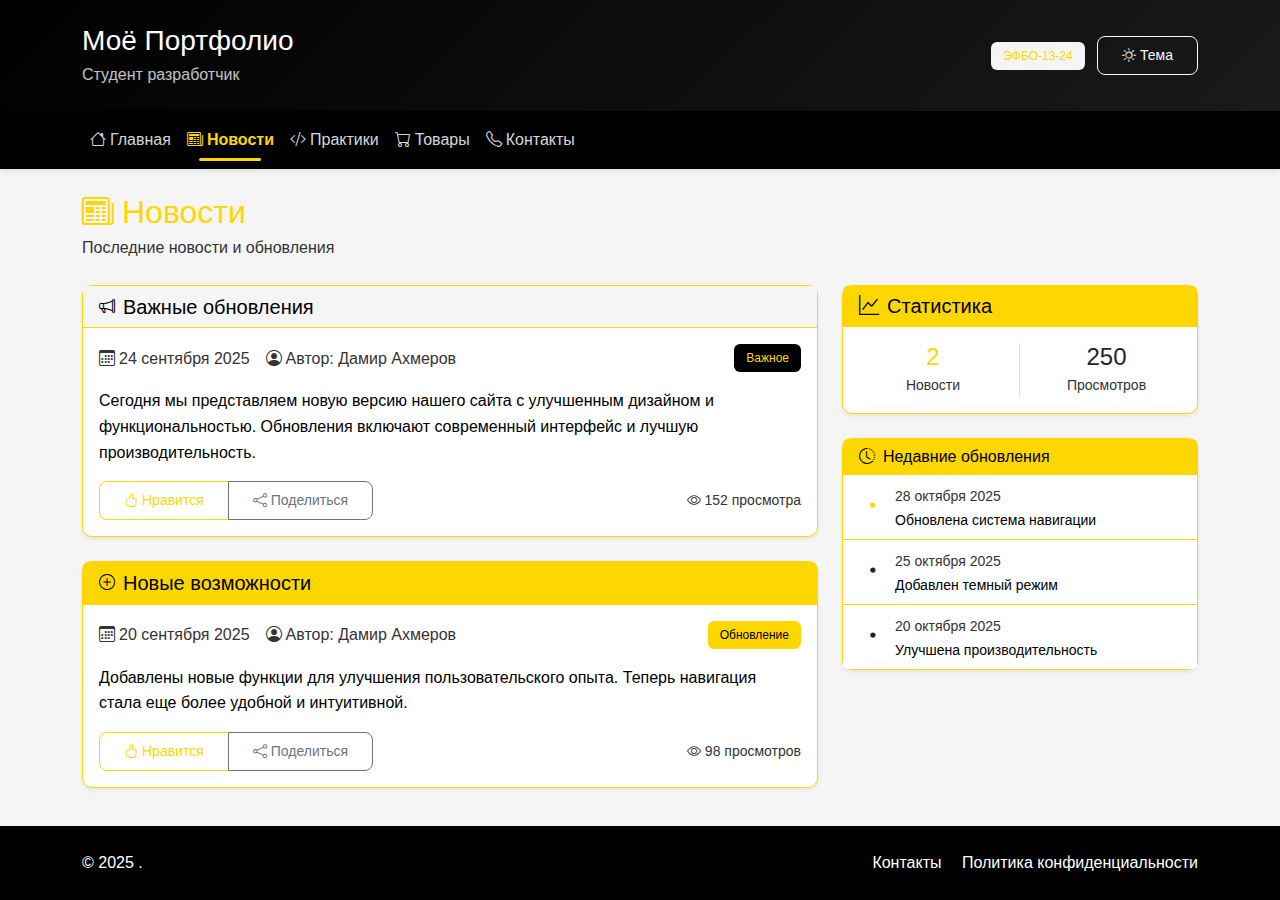
<file: pages/news.html>
<!DOCTYPE html>
<html lang="ru">
<head>
    <meta charset="UTF-8">
    <meta name="viewport" content="width=device-width, initial-scale=1.0">
    <title>Новости - Портфолио</title>
    <link href="https://cdn.jsdelivr.net/npm/bootstrap@5.3.2/dist/css/bootstrap.min.css" rel="stylesheet">
    <link rel="stylesheet" href="https://cdn.jsdelivr.net/npm/bootstrap-icons@1.11.1/font/bootstrap-icons.css">
    <link rel="stylesheet" href="../src/styles.css">
</head>
<body class="bg-light">
    <div class="container-fluid p-0">
        
        <header class="bg-dark text-white py-4">
            <div class="container">
                <div class="row align-items-center">
                    <div class="col">
                        <h1 class="h3 mb-1">Моё Портфолио</h1>
                        <p class="mb-0 opacity-75">Студент разработчик</p>
                    </div>
                    <div class="col-auto">
                        <span class="badge bg-light text-warning">ЭФБО-13-24</span>
                        <button class="btn btn-outline-light btn-sm ms-2" id="themeSwitch" type="button">
                            <i class="bi bi-sun"></i> Тема
                        </button>
                    </div>
                </div>
            </div>
        </header>

        
        <nav class="navbar navbar-expand-lg navbar-dark bg-dark">
            <div class="container">
                <button class="navbar-toggler" type="button" data-bs-toggle="collapse" data-bs-target="#navbarNav">
                    <span class="navbar-toggler-icon"></span>
                </button>
                <div class="collapse navbar-collapse" id="navbarNav">
                    <ul class="navbar-nav">
                        <li class="nav-item">
                            <a class="nav-link" href="../index.html">
                                <i class="bi bi-house me-1"></i>Главная
                            </a>
                        </li>
                        <li class="nav-item">
                            <a class="nav-link active" href="news.html">
                                <i class="bi bi-newspaper me-1"></i>Новости
                            </a>
                        </li>
                        <li class="nav-item">
                            <a class="nav-link" href="practices.html">
                                <i class="bi bi-code-slash me-1"></i>Практики
                            </a>
                        </li>
                        <li class="nav-item">
                            <a class="nav-link" href="goods.html">
                                <i class="bi bi-cart me-1"></i>Товары
                            </a>
                        </li>
                        <li class="nav-item">
                            <a class="nav-link" href="contacts.html">
                                <i class="bi bi-telephone me-1"></i>Контакты
                            </a>
                        </li>
                    </ul>
                </div>
            </div>
        </nav>

        
        <main class="container my-4">
            
            <div class="row mb-4">
                <div class="col">
                    <h1 class="h2 text-warning mb-1">
                        <i class="bi bi-newspaper me-2"></i>Новости
                    </h1>
                    <p class="text-muted mb-0">Последние новости и обновления</p>
                </div>
            </div>

            
            <div class="row g-4">
                <div class="col-lg-8">
                    
                    <article class="card shadow-sm mb-4">
                        <div class="card-header bg-dark text-white d-flex align-items-center">
                            <i class="bi bi-megaphone me-2"></i>
                            <h2 class="h5 mb-0">Важные обновления</h2>
                        </div>
                        <div class="card-body">
                            <div class="d-flex justify-content-between align-items-center mb-3">
                                <div class="d-flex align-items-center text-muted">
                                    <i class="bi bi-calendar3 me-1"></i>
                                    <span class="me-3">24 сентября 2025</span>
                                    <i class="bi bi-person-circle me-1"></i>
                                    <span>Автор: Дамир Ахмеров</span>
                                </div>
                                <span class="badge bg-dark">Важное</span>
                            </div>
                            <p class="card-text">
                                Сегодня мы представляем новую версию нашего сайта с улучшенным дизайном и
                                функциональностью. Обновления включают современный интерфейс и лучшую производительность.
                            </p>
                            <div class="d-flex justify-content-between align-items-center">
                                <div class="btn-group btn-group-sm">
                                    <button class="btn btn-outline-warning">
                                        <i class="bi bi-hand-thumbs-up me-1"></i>Нравится
                                    </button>
                                    <button class="btn btn-outline-secondary">
                                        <i class="bi bi-share me-1"></i>Поделиться
                                    </button>
                                </div>
                                <small class="text-muted">
                                    <i class="bi bi-eye me-1"></i>152 просмотра
                                </small>
                            </div>
                        </div>
                    </article>

                    
                    <article class="card shadow-sm">
                        <div class="card-header bg-warning text-white d-flex align-items-center">
                            <i class="bi bi-plus-circle me-2"></i>
                            <h2 class="h5 mb-0">Новые возможности</h2>
                        </div>
                        <div class="card-body">
                            <div class="d-flex justify-content-between align-items-center mb-3">
                                <div class="d-flex align-items-center text-muted">
                                    <i class="bi bi-calendar3 me-1"></i>
                                    <span class="me-3">20 сентября 2025</span>
                                    <i class="bi bi-person-circle me-1"></i>
                                    <span>Автор: Дамир Ахмеров</span>
                                </div>
                                <span class="badge bg-warning">Обновление</span>
                            </div>
                            <p class="card-text">
                                Добавлены новые функции для улучшения пользовательского опыта. Теперь навигация стала
                                еще более удобной и интуитивной.
                            </p>
                            <div class="d-flex justify-content-between align-items-center">
                                <div class="btn-group btn-group-sm">
                                    <button class="btn btn-outline-warning">
                                        <i class="bi bi-hand-thumbs-up me-1"></i>Нравится
                                    </button>
                                    <button class="btn btn-outline-secondary">
                                        <i class="bi bi-share me-1"></i>Поделиться
                                    </button>
                                </div>
                                <small class="text-muted">
                                    <i class="bi bi-eye me-1"></i>98 просмотров
                                </small>
                            </div>
                        </div>
                    </article>
                </div>

                
                <div class="col-lg-4">
                    
                    <div class="card shadow-sm mb-4">
                        <div class="card-header bg-warning text-white">
                            <h5 class="mb-0">
                                <i class="bi bi-graph-up me-2"></i>Статистика
                            </h5>
                        </div>
                        <div class="card-body">
                            <div class="row text-center">
                                <div class="col-6 border-end">
                                    <h4 class="text-warning mb-0">2</h4>
                                    <small class="text-muted">Новости</small>
                                </div>
                                <div class="col-6">
                                    <h4 class="text-dark mb-0">250</h4>
                                    <small class="text-muted">Просмотров</small>
                                </div>
                            </div>
                        </div>
                    </div>

                    
                    <div class="card shadow-sm">
                        <div class="card-header bg-warning">
                            <h6 class="mb-0">
                                <i class="bi bi-clock-history me-2"></i>Недавние обновления
                            </h6>
                        </div>
                        <div class="list-group list-group-flush">
                            <div class="list-group-item d-flex align-items-center">
                                <i class="bi bi-dot text-warning me-2 fs-3"></i>
                                <div>
                                    <small class="text-muted">28 октября 2025</small>
                                    <div class="small">Обновлена система навигации</div>
                                </div>
                            </div>
                            <div class="list-group-item d-flex align-items-center">
                                <i class="bi bi-dot text-dark me-2 fs-3"></i>
                                <div>
                                    <small class="text-muted">25 октября 2025</small>
                                    <div class="small">Добавлен темный режим</div>
                                </div>
                            </div>
                            <div class="list-group-item d-flex align-items-center">
                                <i class="bi bi-dot text-dark me-2 fs-3"></i>
                                <div>
                                    <small class="text-muted">20 октября 2025</small>
                                    <div class="small">Улучшена производительность</div>
                                </div>
                            </div>
                        </div>
                    </div>
                </div>
            </div>
        </main>

        
        <footer class="bg-dark text-white py-4 ">
            <div class="container">
                <div class="row align-items-center">
                    <div class="col-md-6">
                        <p class="mb-0">&copy; 2025 .</p>
                    </div>
                    <div class="col-md-6 text-md-end">
                        <a href="contacts.html" class="text-white text-decoration-none me-3">Контакты</a>
                        <a href="#" class="text-white text-decoration-none">Политика конфиденциальности</a>
                    </div>
                </div>
            </div>
        </footer>
    </div>

    <script src="https://cdn.jsdelivr.net/npm/bootstrap@5.3.2/dist/js/bootstrap.bundle.min.js"></script>
    <script src="../src/theme.js"></script>
</body>
</html>
</file>
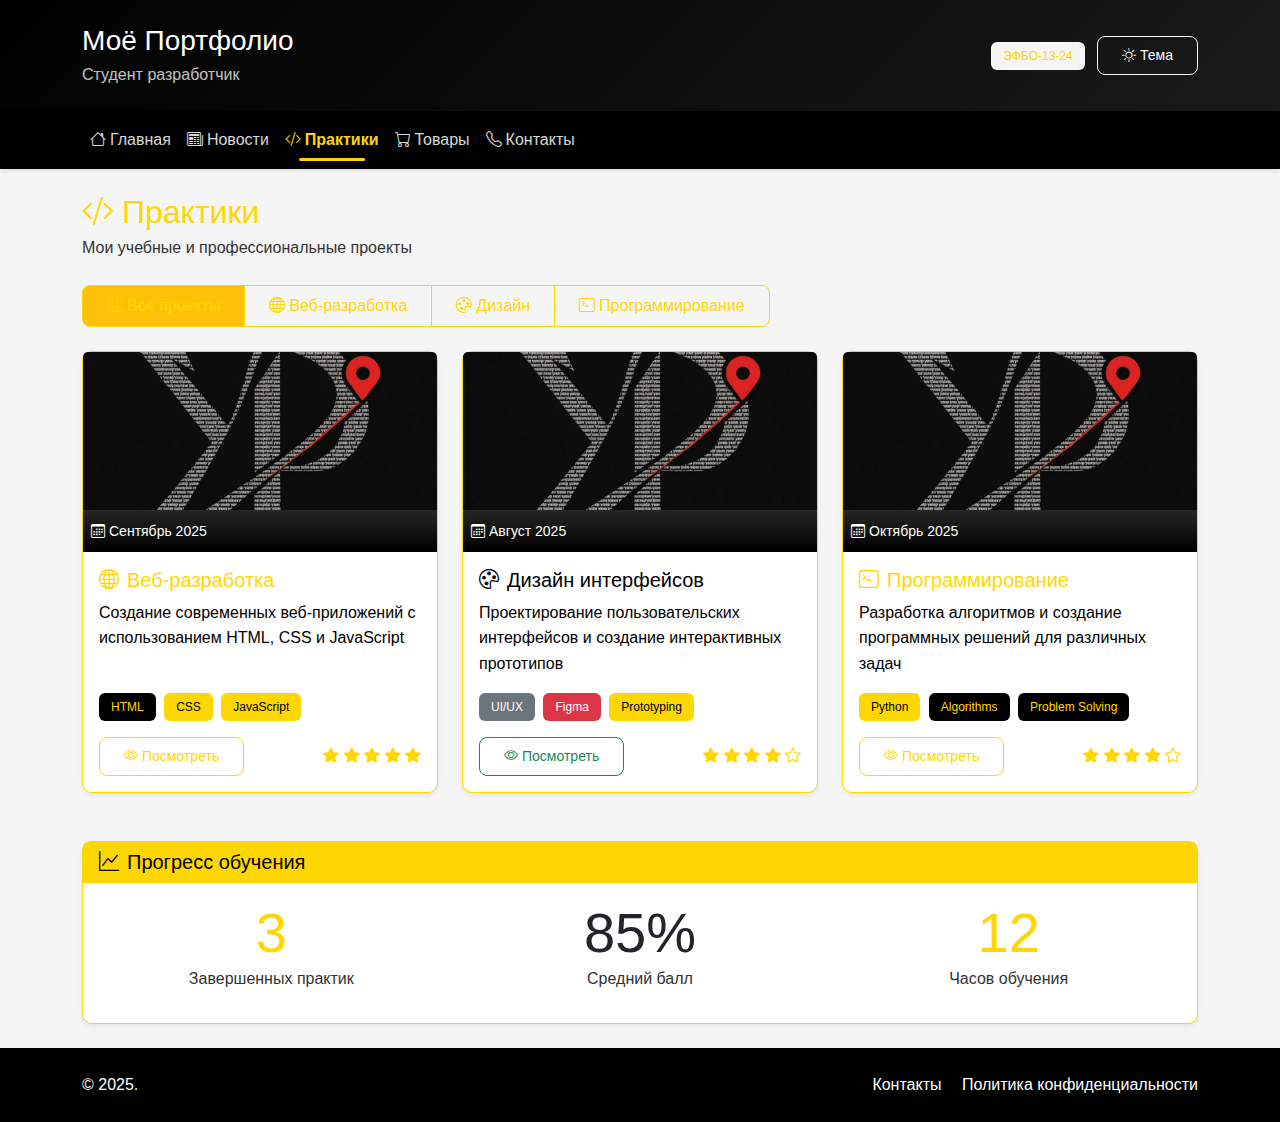
<file: pages/practices.html>
<!DOCTYPE html>
<html lang="ru">
<head>
    <meta charset="UTF-8">
    <meta name="viewport" content="width=device-width, initial-scale=1.0">
    <title>Практики - Портфолио</title>
    <link href="https://cdn.jsdelivr.net/npm/bootstrap@5.3.2/dist/css/bootstrap.min.css" rel="stylesheet">
    <link rel="stylesheet" href="https://cdn.jsdelivr.net/npm/bootstrap-icons@1.11.1/font/bootstrap-icons.css">
    <link rel="stylesheet" href="../src/styles.css">
</head>

<body class="bg-light">
    <div class="container-fluid p-0">
        
        <header class="bg-dark text-white py-4">
            <div class="container">
                <div class="row align-items-center">
                    <div class="col">
                        <h1 class="h3 mb-1">Моё Портфолио</h1>
                        <p class="mb-0 opacity-75">Студент разработчик</p>
                    </div>
                    <div class="col-auto">
                        <span class="badge bg-light text-warning">ЭФБО-13-24</span>
                        <button class="btn btn-outline-light btn-sm ms-2" id="themeSwitch" type="button">
                            <i class="bi bi-sun"></i> Тема
                        </button>
                    </div>
                </div>
            </div>
        </header>

        
        <nav class="navbar navbar-expand-lg navbar-dark bg-dark">
            <div class="container">
                <button class="navbar-toggler" type="button" data-bs-toggle="collapse" data-bs-target="#navbarNav">
                    <span class="navbar-toggler-icon"></span>
                </button>
                <div class="collapse navbar-collapse" id="navbarNav">
                    <ul class="navbar-nav">
                        <li class="nav-item">
                            <a class="nav-link" href="../index.html">
                                <i class="bi bi-house me-1"></i>Главная
                            </a>
                        </li>
                        <li class="nav-item">
                            <a class="nav-link" href="news.html">
                                <i class="bi bi-newspaper me-1"></i>Новости
                            </a>
                        </li>
                        <li class="nav-item">
                            <a class="nav-link active" href="practices.html">
                                <i class="bi bi-code-slash me-1"></i>Практики
                            </a>
                        </li>
                        <li class="nav-item">
                            <a class="nav-link" href="goods.html">
                                <i class="bi bi-cart me-1"></i>Товары
                            </a>
                        </li>
                        <li class="nav-item">
                            <a class="nav-link" href="contacts.html">
                                <i class="bi bi-telephone me-1"></i>Контакты
                            </a>
                        </li>
                    </ul>
                </div>
            </div>
        </nav>

        
        <main class="container my-4">
            
            <div class="row mb-4">
                <div class="col">
                    <h1 class="h2 text-warning mb-1">
                        <i class="bi bi-code-slash me-2"></i>Практики
                    </h1>
                    <p class="text-muted mb-0">Мои учебные и профессиональные проекты</p>
                </div>
            </div>

            
            <div class="row mb-4">
                <div class="col">
                    <div class="btn-group" role="group">
                        <input type="radio" class="btn-check" name="filter" id="all" checked>
                        <label class="btn btn-outline-warning" for="all">
                            <i class="bi bi-grid me-1"></i>Все проекты
                        </label>

                        <input type="radio" class="btn-check" name="filter" id="web">
                        <label class="btn btn-outline-warning" for="web">
                            <i class="bi bi-globe me-1"></i>Веб-разработка
                        </label>

                        <input type="radio" class="btn-check" name="filter" id="design">
                        <label class="btn btn-outline-warning" for="design">
                            <i class="bi bi-palette me-1"></i>Дизайн
                        </label>

                        <input type="radio" class="btn-check" name="filter" id="programming">
                        <label class="btn btn-outline-warning" for="programming">
                            <i class="bi bi-terminal me-1"></i>Программирование
                        </label>
                    </div>
                </div>
            </div>

            
            <div class="row g-4">
                
                <div class="col-lg-4 col-md-6" data-category="web">
                    <div class="card h-100 shadow-sm border-0 position-relative">
                        <div class="position-absolute top-0 end-0 m-2">
                            <span class="badge bg-dark">
                                <i class="bi bi-star-fill me-1"></i>Отлично
                            </span>
                        </div>
                        <div class="card-img-container position-relative overflow-hidden" style="height: 200px;">
                            <img src="../img/1 yanqwip.png" alt="Веб-разработка" class="card-img-top h-100 w-100" style="object-fit: cover;">
                            <div class="position-absolute bottom-0 start-0 end-0 bg-gradient bg-dark bg-opacity-75 text-white p-2">
                                <small><i class="bi bi-calendar3 me-1"></i>Сентябрь 2025</small>
                            </div>
                        </div>
                        <div class="card-body d-flex flex-column">
                            <h5 class="card-title text-warning">
                                <i class="bi bi-globe me-2"></i>Веб-разработка
                            </h5>
                            <p class="card-text text-muted flex-grow-1">
                                Создание современных веб-приложений с использованием HTML, CSS и JavaScript
                            </p>
                            <div class="mb-3">
                                <span class="badge bg-dark me-1">HTML</span>
                                <span class="badge bg-warning me-1">CSS</span>
                                <span class="badge bg-warning">JavaScript</span>
                            </div>
                            <div class="d-flex justify-content-between align-items-center">
                                <button class="btn btn-outline-warning btn-sm">
                                    <i class="bi bi-eye me-1"></i>Посмотреть
                                </button>
                                <div class="text-warning">
                                    <i class="bi bi-star-fill"></i>
                                    <i class="bi bi-star-fill"></i>
                                    <i class="bi bi-star-fill"></i>
                                    <i class="bi bi-star-fill"></i>
                                    <i class="bi bi-star-fill"></i>
                                </div>
                            </div>
                        </div>
                    </div>
                </div>

                
                <div class="col-lg-4 col-md-6" data-category="design">
                    <div class="card h-100 shadow-sm border-0 position-relative">
                        <div class="position-absolute top-0 end-0 m-2">
                            <span class="badge bg-warning">
                                <i class="bi bi-check-circle-fill me-1"></i>Завершено
                            </span>
                        </div>
                        <div class="card-img-container position-relative overflow-hidden" style="height: 200px;">
                            <img src="../img/1 yanqwip.png" alt="Дизайн интерфейсов" class="card-img-top h-100 w-100" style="object-fit: cover;">
                            <div class="position-absolute bottom-0 start-0 end-0 bg-gradient bg-dark bg-opacity-75 text-white p-2">
                                <small><i class="bi bi-calendar3 me-1"></i>Август 2025</small>
                            </div>
                        </div>
                        <div class="card-body d-flex flex-column">
                            <h5 class="card-title text-dark">
                                <i class="bi bi-palette me-2"></i>Дизайн интерфейсов
                            </h5>
                            <p class="card-text text-muted flex-grow-1">
                                Проектирование пользовательских интерфейсов и создание интерактивных прототипов
                            </p>
                            <div class="mb-3">
                                <span class="badge bg-secondary me-1">UI/UX</span>
                                <span class="badge bg-danger me-1">Figma</span>
                                <span class="badge bg-warning">Prototyping</span>
                            </div>
                            <div class="d-flex justify-content-between align-items-center">
                                <button class="btn btn-outline-success btn-sm">
                                    <i class="bi bi-eye me-1"></i>Посмотреть
                                </button>
                                <div class="text-warning">
                                    <i class="bi bi-star-fill"></i>
                                    <i class="bi bi-star-fill"></i>
                                    <i class="bi bi-star-fill"></i>
                                    <i class="bi bi-star-fill"></i>
                                    <i class="bi bi-star"></i>
                                </div>
                            </div>
                        </div>
                    </div>
                </div>

                
                <div class="col-lg-4 col-md-6" data-category="programming">
                    <div class="card h-100 shadow-sm border-0 position-relative">
                        <div class="position-absolute top-0 end-0 m-2">
                            <span class="badge bg-warning text-dark">
                                <i class="bi bi-hourglass-split me-1"></i>В процессе
                            </span>
                        </div>
                        <div class="card-img-container position-relative overflow-hidden" style="height: 200px;">
                            <img src="../img/1 yanqwip.png" alt="Программирование" class="card-img-top h-100 w-100" style="object-fit: cover;">
                            <div class="position-absolute bottom-0 start-0 end-0 bg-gradient bg-dark bg-opacity-75 text-white p-2">
                                <small><i class="bi bi-calendar3 me-1"></i>Октябрь 2025</small>
                            </div>
                        </div>
                        <div class="card-body d-flex flex-column">
                            <h5 class="card-title text-warning">
                                <i class="bi bi-terminal me-2"></i>Программирование
                            </h5>
                            <p class="card-text text-muted flex-grow-1">
                                Разработка алгоритмов и создание программных решений для различных задач
                            </p>
                            <div class="mb-3">
                                <span class="badge bg-warning me-1">Python</span>
                                <span class="badge bg-dark me-1">Algorithms</span>
                                <span class="badge bg-dark">Problem Solving</span>
                            </div>
                            <div class="d-flex justify-content-between align-items-center">
                                <button class="btn btn-outline-warning btn-sm">
                                    <i class="bi bi-eye me-1"></i>Посмотреть
                                </button>
                                <div class="text-warning">
                                    <i class="bi bi-star-fill"></i>
                                    <i class="bi bi-star-fill"></i>
                                    <i class="bi bi-star-fill"></i>
                                    <i class="bi bi-star-fill"></i>
                                    <i class="bi bi-star"></i>
                                </div>
                            </div>
                        </div>
                    </div>
                </div>
            </div>

            
            <div class="row mt-5">
                <div class="col">
                    <div class="card shadow-sm">
                        <div class="card-header bg-warning text-white">
                            <h5 class="mb-0">
                                <i class="bi bi-graph-up me-2"></i>Прогресс обучения
                            </h5>
                        </div>
                        <div class="card-body">
                            <div class="row">
                                <div class="col-md-4">
                                    <div class="text-center mb-3">
                                        <div class="display-4 text-warning">3</div>
                                        <p class="text-muted mb-0">Завершенных практик</p>
                                    </div>
                                </div>
                                <div class="col-md-4">
                                    <div class="text-center mb-3">
                                        <div class="display-4 text-dark">85%</div>
                                        <p class="text-muted mb-0">Средний балл</p>
                                    </div>
                                </div>
                                <div class="col-md-4">
                                    <div class="text-center mb-3">
                                        <div class="display-4 text-warning">12</div>
                                        <p class="text-muted mb-0">Часов обучения</p>
                                    </div>
                                </div>
                            </div>
                        </div>
                    </div>
                </div>
            </div>
        </main>

        
        <footer class="bg-dark text-white py-4 ">
            <div class="container">
                <div class="row align-items-center">
                    <div class="col-md-6">
                        <p class="mb-0">&copy; 2025.</p>
                    </div>
                    <div class="col-md-6 text-md-end">
                        <a href="contacts.html" class="text-white text-decoration-none me-3">Контакты</a>
                        <a href="#" class="text-white text-decoration-none">Политика конфиденциальности</a>
                    </div>
                </div>
            </div>
        </footer>
    </div>

    <script src="https://cdn.jsdelivr.net/npm/bootstrap@5.3.2/dist/js/bootstrap.bundle.min.js"></script>
    <script src="../src/theme.js"></script>
</body>
</html>
</file>
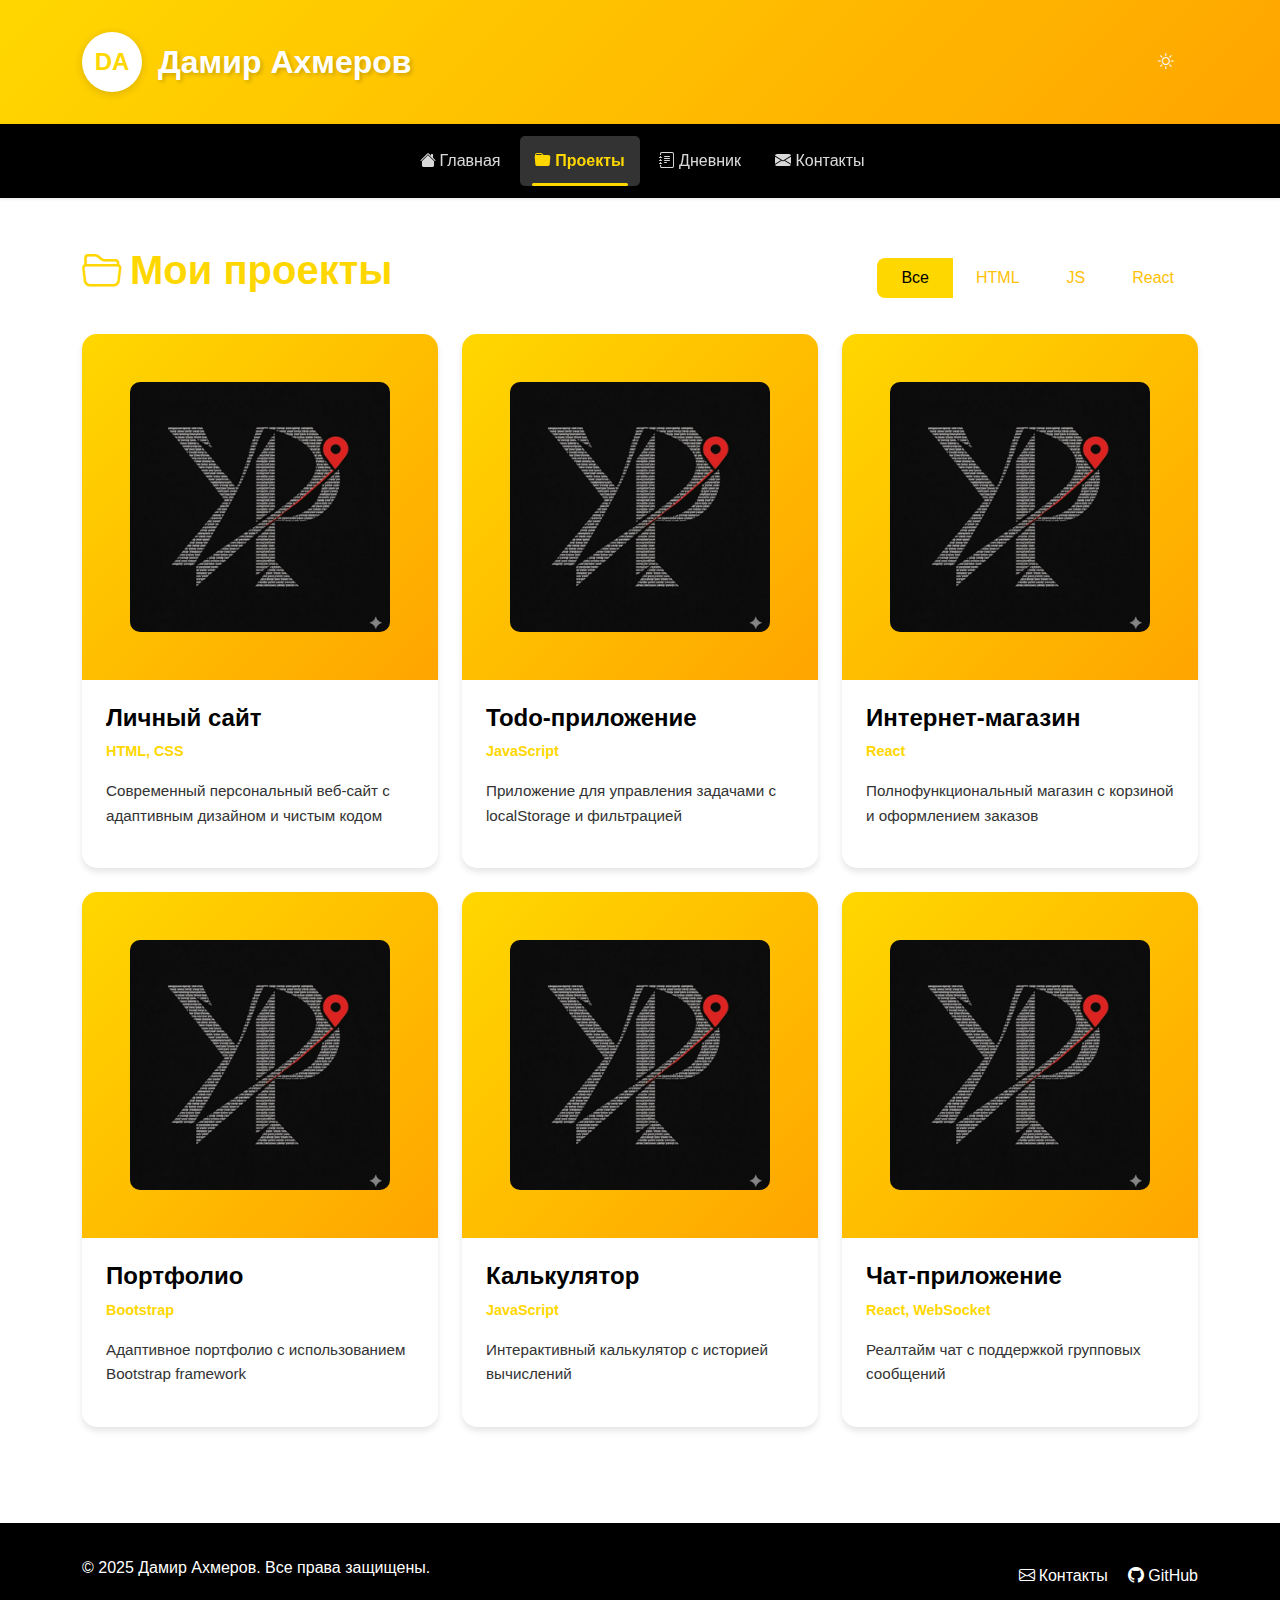
<file: pages/projects.html>
<!DOCTYPE html>
<html lang="ru">
<head>
    <meta charset="UTF-8">
    <meta name="viewport" content="width=device-width, initial-scale=1.0">
    <title>Проекты - Портфолио Студента</title>
    <link href="https://cdn.jsdelivr.net/npm/bootstrap@5.3.2/dist/css/bootstrap.min.css" rel="stylesheet">
    <link rel="stylesheet" href="https://cdn.jsdelivr.net/npm/bootstrap-icons@1.11.1/font/bootstrap-icons.css">
    <link rel="stylesheet" href="../styles/styles.css">
</head>
<body>
    
    <header class="header-main">
        <div class="container">
            <div class="logo-section d-flex justify-content-between align-items-center">
                <div class="d-flex align-items-center gap-3">
                    <div class="logo-icon">DA</div>
                    <h1 class="student-name mb-0">Дамир Ахмеров</h1>
                </div>
                <button class="btn btn-outline-light" id="themeSwitch" type="button">
                    <i class="bi bi-sun"></i>
                </button>
            </div>
        </div>
    </header>

    
    <nav aria-label="Основная навигация" class="navbar navbar-expand-lg navbar-dark bg-dark sticky-top">
        <div class="container">
            <button class="navbar-toggler" type="button" data-bs-toggle="collapse" data-bs-target="#navbarNav">
                <span class="navbar-toggler-icon"></span>
            </button>
            <div class="collapse navbar-collapse justify-content-center" id="navbarNav">
                <ul class="navbar-nav">
                    <li class="nav-item">
                        <a class="nav-link" href="../index.html">
                            <i class="bi bi-house-fill me-1"></i>Главная
                        </a>
                    </li>
                    <li class="nav-item">
                        <a class="nav-link active" href="projects.html">
                            <i class="bi bi-folder-fill me-1"></i>Проекты
                        </a>
                    </li>
                    <li class="nav-item">
                        <a class="nav-link" href="diary.html">
                            <i class="bi bi-journal-text me-1"></i>Дневник
                        </a>
                    </li>
                    <li class="nav-item">
                        <a class="nav-link" href="contacts.html">
                            <i class="bi bi-envelope-fill me-1"></i>Контакты
                        </a>
                    </li>
                </ul>
            </div>
        </div>
    </nav>

    
    <main class="container my-5">
        
        <section class="mb-4">
            <div class="row align-items-center">
                <div class="col-md-6">
                    <h2 class="page-title" style="color: #FFD700;">
                        <i class="bi bi-folder2-open me-2"></i>Мои проекты
                    </h2>
                </div>
                <div class="col-md-6">
                    <div class="btn-group float-md-end" role="group">
                        <button type="button" class="btn btn-outline-warning filter-btn active" data-filter="all">Все</button>
                        <button type="button" class="btn btn-outline-warning filter-btn" data-filter="html">HTML</button>
                        <button type="button" class="btn btn-outline-warning filter-btn" data-filter="js">JS</button>
                        <button type="button" class="btn btn-outline-warning filter-btn" data-filter="react">React</button>
                    </div>
                </div>
            </div>
        </section>

        
        <section class="projects-grid" >
            <div class="row g-4">
                
                <div class="col-md-6 col-lg-4 project-item" data-category="html">
                    <div class="project-card-full h-100" data-bs-toggle="modal" data-bs-target="#projectModal1">
                        <div class="project-image " >
    <!-- /* изображения с srcset для разных разрешений */ -->
                            <img src="../img/1 yanqwip_300px.png" 
                                 srcset="../img/1 yanqwip_150px.png 150w, 
                                         ../img/1 yanqwip_200px.png 200w, 
                                         ../img/1 yanqwip_300px.png 300w" 
                                 sizes="(max-width: 768px) 100vw, 33vw" 
                                 alt="Личный сайт проект" 
                                 loading="lazy"
                                 class="project-image-full responsive-image ">
                        </div>
                        <div class="project-content">
                            <h3 class="project-title-full">Личный сайт</h3>
                            <p class="project-tech">HTML, CSS</p>
                            <p class="project-description-short">Современный персональный веб-сайт с адаптивным дизайном и чистым кодом</p>
                        </div>
                    </div>
                </div>

                
                <div class="col-md-6 col-lg-4 project-item" data-category="js">
                    <div class="project-card-full h-100" data-bs-toggle="modal" data-bs-target="#projectModal2">
                        <div class="project-image">
                            <!-- изображения для Retina дисплеев -->
                            <img src="../img/1 yanqwip_300px.png" 
                                 srcset="../img/1 yanqwip_150px.png 150w,
                                         ../img/1 yanqwip_200px.png 200w,
                                         ../img/1 yanqwip_300px.png 300w"
                                 sizes="(max-width: 768px) 100vw, 33vw"
                                 width="300"
                                 height="300" 
                                 alt="Todo-приложение проект" 
                                 loading="lazy"
                                 class="project-image-full responsive-image">    
                        </div>
                        <div class="project-content">
                            <h3 class="project-title-full">Todo-приложение</h3>
                            <p class="project-tech">JavaScript</p>
                            <p class="project-description-short">Приложение для управления задачами с localStorage и фильтрацией</p>
                        </div>
                    </div>
                </div>

                
                <div class="col-md-6 col-lg-4 project-item" data-category="react">
                    <div class="project-card-full h-100" data-bs-toggle="modal" data-bs-target="#projectModal3">
                        <div class="project-image">
                             <!-- изображения с srcset для разных разрешений -->
                            <img src="../img/1 yanqwip_300px.png" 
                                 srcset="../img/1 yanqwip_150px.png 480w, 
                                         ../img/1 yanqwip_300px.png 1200w" 
                                 sizes="(max-width: 768px) 100vw, 50vw" 
                                 alt="Интернет-магазин проект" 
                                 loading="lazy"
                                 class="project-image-full responsive-image">
                        </div>
                        <div class="project-content">
                            <h3 class="project-title-full">Интернет-магазин</h3>
                            <p class="project-tech">React</p>
                            <p class="project-description-short">Полнофункциональный магазин с корзиной и оформлением заказов</p>
                        </div>
                    </div>
                </div>

                
                <div class="col-md-6 col-lg-4 project-item" data-category="html">
                    <div class="project-card-full h-100" data-bs-toggle="modal" data-bs-target="#projectModal4">
                        <div class="project-image">
                             <!-- изображения с srcset для разных разрешений -->
                            <img src="../img/1 yanqwip_300px.png" 
                                 srcset="../img/1 yanqwip_150px.png 480w, 
                                         ../img/1 yanqwip_300px.png 1200w" 
                                 sizes="(max-width: 768px) 100vw, 50vw" 
                                 alt="Портфолио проект" 
                                 loading="lazy"
                                 class="project-image-full responsive-image">
                        </div>
                        <div class="project-content">
                            <h3 class="project-title-full">Портфолио</h3>
                            <p class="project-tech">Bootstrap</p>
                            <p class="project-description-short">Адаптивное портфолио с использованием Bootstrap framework</p>
                        </div>
                    </div>
                </div>

                
                <div class="col-md-6 col-lg-4 project-item" data-category="js">
                    <div class="project-card-full h-100" data-bs-toggle="modal" data-bs-target="#projectModal5">
                        <div class="project-image">
                             <!-- изображения с srcset для разных разрешений -->
                            <img src="../img/1 yanqwip_300px.png" 
                                 srcset="../img/1 yanqwip_150px.png 480w, 
                                         ../img/1 yanqwip_300px.png 1200w" 
                                 sizes="(max-width: 768px) 100vw, 50vw" 
                                 alt="Калькулятор проект" 
                                 loading="lazy"
                                 class="project-image-full responsive-image">
                        </div>
                        <div class="project-content">
                            <h3 class="project-title-full">Калькулятор</h3>
                            <p class="project-tech">JavaScript</p>
                            <p class="project-description-short">Интерактивный калькулятор с историей вычислений</p>
                        </div>
                    </div>
                </div>

                
                <div class="col-md-6 col-lg-4 project-item" data-category="react">
                    <div class="project-card-full h-100" data-bs-toggle="modal" data-bs-target="#projectModal6">
                        <div class="project-image">
                             <!-- изображения с srcset для разных разрешений --> 
                            <img src="../img/1 yanqwip_300px.png" 
                                 srcset="../img/1 yanqwip_150px.png 480w, 
                                         ../img/1 yanqwip_300px.png 1200w" 
                                 sizes="(max-width: 768px) 100vw, 50vw" 
                                 alt="Чат-приложение проект" 
                                 loading="lazy"
                                 class="project-image-full responsive-image">
                        </div>
                        <div class="project-content">
                            <h3 class="project-title-full">Чат-приложение</h3>
                            <p class="project-tech">React, WebSocket</p>
                            <p class="project-description-short">Реалтайм чат с поддержкой групповых сообщений</p>
                        </div>
                    </div>
                </div>
            </div>
        </section>
    </main>
  <div class="modal fade" id="projectModal1" tabindex="-1">
        <div class="modal-dialog modal-lg modal-dialog-centered">
            <div class="modal-content">
                <div class="modal-header">
                    <h5 class="modal-title">
                        <i class="bi bi-globe me-2"></i>Личный сайт
                    </h5>
                    <button type="button" class="btn-close" data-bs-dismiss="modal"></button>
                </div>
                <div class="modal-body">
                    <div class="mb-3">
                        <span class="badge bg-primary me-2">HTML</span>
                        <span class="badge bg-info me-2">CSS</span>
                        <span class="badge bg-secondary">Bootstrap</span>
                    </div>
                    <h6>Описание проекта:</h6>
                    <p>Современный персональный веб-сайт, разработанный с использованием семантической HTML разметки и современных CSS технологий. Сайт полностью адаптивен и оптимизирован для всех устройств.</p>
                    
                    <h6>Основные функции:</h6>
                    <ul>
                        <li>Адаптивный дизайн для всех устройств</li>
                        <li>Чистый и валидный HTML5 код</li>
                        <li>Оптимизированная производительность</li>
                        <li>SEO-оптимизация</li>
                    </ul>

                    <h6>Скриншоты:</h6>
                    <div class="screenshot-placeholder bg-light p-3 text-center rounded mb-3">
                        <img src="../img/1 yanqwip.png" alt="Скриншот личного сайта" class="img-fluid rounded">
                    </div>
                </div>
                <div class="modal-footer">
                    <a href="#" class="btn btn-primary" target="_blank">
                        <i class="bi bi-box-arrow-up-right me-2"></i>Живая версия
                    </a>
                    <a href="#" class="btn btn-secondary" target="_blank">
                        <i class="bi bi-github me-2"></i>Исходный код
                    </a>
                </div>
            </div>
        </div>
    </div>

    
    <div class="modal fade" id="projectModal2" tabindex="-1">
        <div class="modal-dialog modal-lg modal-dialog-centered">
            <div class="modal-content">
                <div class="modal-header">
                    <h5 class="modal-title">
                        <i class="bi bi-check2-square me-2"></i>Todo-приложение
                    </h5>
                    <button type="button" class="btn-close" data-bs-dismiss="modal"></button>
                </div>
                <div class="modal-body">
                    <div class="mb-3">
                        <span class="badge bg-warning text-dark me-2">JavaScript</span>
                        <span class="badge bg-info me-2">LocalStorage</span>
                        <span class="badge bg-secondary">DOM API</span>
                    </div>
                    <h6>Описание проекта:</h6>
                    <p>Функциональное приложение для управления задачами с возможностью добавления, редактирования, удаления и фильтрации задач. Все данные сохраняются в localStorage браузера.</p>
                    
                    <h6>Основные функции:</h6>
                    <ul>
                        <li>Добавление и удаление задач</li>
                        <li>Отметка выполненных задач</li>
                        <li>Фильтрация по статусу</li>
                        <li>Сохранение данных в localStorage</li>
                    </ul>

                    <h6>Скриншоты:</h6>
                    <div class="screenshot-placeholder bg-light p-3 text-center rounded mb-3">
                        <img src="../img/1 yanqwip.png" alt="Скриншот Todo-приложения" class="img-fluid rounded">
                    </div>
                </div>
                <div class="modal-footer">
                    <a href="#" class="btn btn-primary" target="_blank">
                        <i class="bi bi-box-arrow-up-right me-2"></i>Живая версия
                    </a>
                    <a href="#" class="btn btn-secondary" target="_blank">
                        <i class="bi bi-github me-2"></i>Исходный код
                    </a>
                </div>
            </div>
        </div>
    </div>

    
    <div class="modal fade" id="projectModal3" tabindex="-1">
        <div class="modal-dialog modal-lg modal-dialog-centered">
            <div class="modal-content">
                <div class="modal-header">
                    <h5 class="modal-title">
                        <i class="bi bi-cart-check me-2"></i>Интернет-магазин
                    </h5>
                    <button type="button" class="btn-close" data-bs-dismiss="modal"></button>
                </div>
                <div class="modal-body">
                    <div class="mb-3">
                        <span class="badge bg-primary me-2">React</span>
                        <span class="badge bg-success me-2">Node.js</span>
                        <span class="badge bg-info">Redux</span>
                    </div>
                    <h6>Описание проекта:</h6>
                    <p>Полнофункциональный интернет-магазин, построенный на React с использованием современных подходов к разработке. Включает корзину покупок, систему фильтрации товаров и оформление заказов.</p>
                    
                    <h6>Основные функции:</h6>
                    <ul>
                        <li>Каталог товаров с фильтрацией</li>
                        <li>Корзина покупок</li>
                        <li>Система оформления заказов</li>
                        <li>Управление состоянием через Redux</li>
                    </ul>

                    <h6>Скриншоты:</h6>
                    <div class="screenshot-placeholder bg-light p-3 text-center rounded mb-3">
                        <img src="../img/1 yanqwip.png" alt="Скриншот интернет-магазина" class="img-fluid rounded">
                    </div>
                </div>
                <div class="modal-footer">
                    <a href="#" class="btn btn-primary" target="_blank">
                        <i class="bi bi-box-arrow-up-right me-2"></i>Живая версия
                    </a>
                    <a href="#" class="btn btn-secondary" target="_blank">
                        <i class="bi bi-github me-2"></i>Исходный код
                    </a>
                </div>
            </div>
        </div>
    </div>

    
    <div class="modal fade" id="projectModal4" tabindex="-1">
        <div class="modal-dialog modal-lg">
            <div class="modal-content">
                <div class="modal-header">
                    <h5 class="modal-title">Портфолио</h5>
                    <button type="button" class="btn-close" data-bs-dismiss="modal"></button>
                </div>
                <div class="modal-body">
                    <p>Адаптивное портфолио, созданное с использованием Bootstrap framework.</p>
                </div>
            </div>
        </div>
    </div>

    <div class="modal fade" id="projectModal5" tabindex="-1">
        <div class="modal-dialog modal-lg">
            <div class="modal-content">
                <div class="modal-header">
                    <h5 class="modal-title">Калькулятор</h5>
                    <button type="button" class="btn-close" data-bs-dismiss="modal"></button>
                </div>
                <div class="modal-body">
                    <p>Интерактивный калькулятор с историей вычислений на JavaScript.</p>
                </div>
            </div>
        </div>
    </div>

    <div class="modal fade" id="projectModal6" tabindex="-1">
        <div class="modal-dialog modal-lg">
            <div class="modal-content">
                <div class="modal-header">
                    <h5 class="modal-title">Чат-приложение</h5>
                    <button type="button" class="btn-close" data-bs-dismiss="modal"></button>
                </div>
                <div class="modal-body">
                    <p>Реалтайм чат приложение на React с WebSocket поддержкой.</p>
                </div>
            </div>
        </div>
    </div>

    
    <footer class="footer-main mt-5">
        <div class="container">
            <div class="row align-items-center">
                <div class="col-md-6 text-center text-md-start mb-3 mb-md-0">
                    <p class="mb-0">&copy; 2025 Дамир Ахмеров. Все права защищены.</p>
                </div>
                <div class="col-md-6 text-center text-md-end">
                    <a href="contacts.html" class="footer-link me-3">
                        <i class="bi bi-envelope me-1"></i>Контакты
                    </a>
                    <a href="https://github.com/SeyYestyq" class="footer-link" target="_blank">
                        <i class="bi bi-github me-1"></i>GitHub
                    </a>
                </div>
            </div>
        </div>
    </footer>

    <script src="https://cdn.jsdelivr.net/npm/bootstrap@5.3.2/dist/js/bootstrap.bundle.min.js"></script>
    <script src="../src/theme.js"></script>
    <script src="../scripts/projects.js"></script>
</body>
</html>
</file>
<file: styles/styles.css>
:root {
    --primary-color: #FFD700;
    --secondary-color: #FFA500;
    --success-color: #FFD700;
    --info-color: #FFEB3B;
    --warning-color: #FFC107;
    --danger-color: #FF6B6B;
    --light-color: #FFFFFF;
    --dark-color: #000000;
    
    
    --bg-primary: #FFFFFF;
    --bg-secondary: #F5F5F5;
    --text-primary: #000000;
    --text-secondary: #333333;
    --border-color: #FFD700;
    --card-bg: #FFFFFF;
    --navbar-bg: #000000;
    --header-gradient-start: #FFD700;
    --header-gradient-end: #FFA500;
    --focus-link-color: #0bdbf2;
    
    --font-family: 'Segoe UI', Tahoma, Geneva, Verdana, sans-serif;
    --transition-speed: 0.3s;
    color-scheme: light dark;

}
 
html, body { 
    height: 100%; 
}


html[data-bs-theme="dark"] {
    --bg-primary: #1a1a1a;
    --bg-secondary: #0a0a0a;
    --text-primary: #FFFFFF;
    --text-secondary: #CCCCCC;
    --border-color: #FFD700;
    --card-bg: #1a1a1a;
    --navbar-bg: #000000;
    --header-gradient-start: #FFD700;
    --header-gradient-end: #FFA500;
}

* {
    margin: 0;
    padding: 0;
    box-sizing: border-box;
}

body {
    margin:0;
    font: 16px/1.6 system-ui, -apple-system, BlinkMacSystemFont, 'Segoe UI', Roboto, 'Helvetica Neue', Arial, sans-serif;
    background :var(--bg-primary);
    color: var(--dark-color);
    display: flex;
    flex-direction: column;
    min-height: 100vh;
    min-height: 100svh;
    min-height:100dvh;
    margin: 0;
    font-family: var(--font-family);
    line-height: 1.6;
    

}


.container-fluid {

    display: flex;
    flex-direction: column;
    flex: 2;

}

main {
    flex: 1;
    padding-inline: clamp(.75rem, .5rem + 1vw, 2rem);
}

.bg-light {
    background-color: var(--bg-secondary) !important;
}

.bg-white {
    background-color: var(--bg-primary) !important;
}

.bg-dark {
    background-color: var(--navbar-bg) !important;
}

.text-muted {
    color: var(--text-secondary) !important;
}

.bg-warning {
    background-color: #FFD700 !important;
}

.text-warning {
    color: #FFD700 !important;
}

/* =============================================================================
   СТИЛИ ДЛЯ ОБЕСПЕЧЕНИЯ ДОСТУПНОСТИ (A11y)
   ============================================================================= */

/* Скрытие элементов только визуально (для скринридеров доступно) */
.visually-hidden,
.sr-only {
    position: absolute !important;
    width: 1px !important;
    height: 1px !important;
    padding: 0 !important;
    margin: -1px !important;
    overflow: hidden !important;
    clip: rect(0, 0, 0, 0) !important;
    white-space: nowrap !important;
    border: 0 !important;
}

/* Индикатор обязательных полей */
.form-label .text-danger::after {
    content: " (обязательно)";
    font-size: 0.875em;
    color: #6c757d;
}

/* Индикатор загрузки для скринридеров */
[aria-busy="true"] {
    opacity: 0.6;
    pointer-events: none;
}

[aria-busy="true"]::after {
    content: "Загрузка...";
    position: absolute;
    top: 50%;
    left: 50%;
    transform: translate(-50%, -50%);
    background: rgba(0, 0, 0, 0.8);
    color: white;
    padding: 10px 20px;
    border-radius: 4px;
}


.header-main,
.header-section,
header.bg-primary {
    background: linear-gradient(135deg, var(--header-gradient-start) 0%, var(--header-gradient-end) 100%) !important;
    padding: 2rem 0;
    box-shadow: 0 4px 6px rgba(0, 0, 0, 0.1);
    color: white !important;
}

header.bg-dark {
    background: linear-gradient(135deg, #000000 0%, #1a1a1a 100%) !important;
}

.logo-section {
    display: flex;
    align-items: center;
    gap: 1rem;
}

.logo,
.logo-icon {
    width: 60px;
    height: 60px;
    background-color: var(--light-color);
    border-radius: 50%;
    display: flex;
    align-items: center;
    justify-content: center;
    font-size: 1.5rem;
    font-weight: bold;
    color: #FFD700;
    box-shadow: 0 2px 8px rgba(0, 0, 0, 0.15);
    transition: transform 0.3s ease;
}

.logo:hover,
.logo-icon:hover {
    transform: scale(1.1);
}

.student-name {
    color: var(--light-color);
    font-size: 2rem;
    font-weight: 700;
    margin: 0;
    text-shadow: 2px 2px 4px rgba(0, 0, 0, 0.2);
}


.navbar {
    position: sticky;
    top:0;
    padding-block-start: calc(.75rem + env(safe-area-inset-top));
    padding-block-end:.75rem;
    padding-inline-start: calc(1rem + env(safe-area-inset-left));
    padding-inline-end: calc(1rem + env(safe-area-inset-right));
    background-color: var(--navbar-bg) !important;
    z-index: 100;
    isolation: isolate;
    box-shadow: 0 1px 3px rgba(0, 0, 0, 0.1);    
    transition: background-color 0.3s ease;
}

.navbar-dark .navbar-toggler {
    border-color: rgba(255, 255, 255, 0.1);
    
}

.navbar-nav .nav-link {
    display: inline-flex;
    align-items: center;
    justify-content: center;
    padding: 0.75rem 1.25rem;
    transition: all var(--transition-speed);
    font-weight: 500;
    position: relative;
    color: rgba(255, 255, 255, 0.85) !important;
    min-width: 120px; 
    text-align: center;
}

.navbar-nav .nav-link:hover {
    background-color: rgba(255, 255, 255, 0.1);
    transform: translateY(-2px);
    color: var(--primary-color) !important;
}

.navbar-nav .nav-link.active {
    background-color: rgba(255, 255, 255, 0.2);
    border-radius: 5px;
    color: var(--primary-color) !important;
    font-weight: 600;
}

.navbar-nav .nav-link.active::after {
    content: '';
    position: absolute;
    bottom: 0;
    left: 50%;
    transform: translateX(-50%);
    width: 80%;
    height: 3px;
    background-color: var(--primary-color);
    border-radius: 2px;
}



.page-title {
    font-size: 2.5rem;
    font-weight: 700;
    color: var(--dark-color);
    margin-bottom: 1rem;
}


.card {
    border: none !important;
    border-radius: 10px;
    transition: all var(--transition-speed);
    background-color: var(--card-bg) !important;
    color: var(--text-primary) !important;
    border: 1px solid var(--border-color) !important;
}

.card:hover {
    transform: translateY(-5px);
    box-shadow: 0 10px 25px rgba(0, 0, 0, 0.15) !important;
}

.card-header {
    border-bottom: 1px solid var(--border-color) !important;
    padding: 1rem 1.5rem;
    font-weight: 600;
    border-top-left-radius: 10px;
    border-top-right-radius: 10px;
    background-color: var(--bg-secondary) !important;
    color: var(--text-primary) !important;
}

.card-header[style*="FFD700"] {
    box-shadow: 0 2px 8px rgba(255, 215, 0, 0.3);
}

.card[style*="border"][style*="FFD700"]:hover {
    box-shadow: 0 8px 20px rgba(255, 215, 0, 0.4) !important;
    transform: translateY(-5px);
    transition: all 0.3s ease;
}

.card-body {
    color: var(--text-primary) !important;
}

.card-title {
    color: var(--text-primary) !important;
}

.card-text {
    color: var(--text-primary) !important;
}


.hero-section {
    background: linear-gradient(135deg, #FFFFFF 0%, #F5F5F5 100%);
    transition: background 0.3s ease;
}

html[data-bs-theme="dark"] .hero-section {
    background: linear-gradient(135deg, #000000 0%, #1a1a1a 100%);
}

.hero-section .photo-wrapper {
    position: relative;
}
.hero__photo,
.student-photo,
.profile-photo {
    inline-size: 300x;          
    block-size: auto;              
    width: 300px;                 
    height: 300px;                
    object-fit: cover;           
    border-radius: 15%;          
    border: 5px solid #FFD700;
    box-shadow: 0 10px 30px var(--success-color);
    transition: transform var(--transition-speed);
}


html[data-bs-theme="dark"] .student-photo,
html[data-bs-theme="dark"] .profile-photo {
    border-color: #FFD700;
    box-shadow: 0 10px 30px rgba(255, 215, 0, 0.4);
}

.col-md-8{
    text-align: center;
}
.greeting-title,
.card-header h3,
.card-header h4{
    font-size: clamp(1.5rem, 1.1rem + 2vw, 2.5rem);
    font-weight: 700;
    color: var(--text-primary);
    margin-bottom: 1rem;
    
}


.skills-section {
    background-color: var(--bg-secondary);
    transition: background-color 0.3s ease;
}

.skill-item {
    margin-bottom: 1.5rem;
    transition: transform 0.3s ease;
}

.skill-item:hover {
    transform: translateX(10px);
}

.skill-name {
    font-weight: 600;
    font-size: 1.1rem;
    color: var(--text-primary);
}

.skill-percent {
    font-weight: 700;
    font-size: 1.1rem;
    color: var(--primary-color);
}

.progress {
    height: 25px;
    border-radius: 10px;
    overflow: hidden;
    background-color: var(--bg-secondary);
    box-shadow: 0 2px 5px rgba(0, 0, 0, 0.1);
    transition: background-color 0.3s ease;
}

.progress-bar {
    font-weight: 600;
    font-size: 0.9rem;
    display: flex;
    align-items: center;
    justify-content: center;
    transition: width 1s ease-in-out;
    font-weight: bold;
}


.project-card {
    background: var(--card-bg);
    border-radius: .75rem;
    box-shadow: 0 4px 6px -1px rgb(0 0 0 / 0.1), 0 2px 4px -2px rgb(0 0 0 / 0.1);
    transition: transform .2s ease, box-shadow .2s ease;
    min-width: 0;              /* Разрешаем ужиматься */
    padding: 2rem;
    text-align: center;
    height: 100%;
}

.project-card:hover {
    transform: translateY(-4px);  /* Поднимается при наведении */
    box-shadow: 0 12px 24px rgba(0, 0, 0, 0.15);
}

.project-icon {
    font-size: 4rem;
    margin-bottom: 1rem;
    color: var(--primary-color);
}
/* стили для srcset */
.project-icon img.project-image-icon {
    max-width: 100px;    
    max-height: 100px;   
    width: auto;         
    height: auto;        
    object-fit: cover;
    border-radius: 10px;
    border: 2px solid var(--primary-color);
    transition: transform 0.3s ease;
}

.project-icon img.project-image-icon:hover {
    transform: scale(1.05);
}

.project-title {
    font-size: 1.5rem;
    font-weight: 700;
    margin-bottom: 1rem;
    color: var(--dark-color);
}

.project-description {
    color: var(--secondary-color);
    margin-bottom: 1rem;
}

.project-tags {
    display: flex;
    gap: 0.5rem;
    justify-content: center;
    flex-wrap: wrap;
}


.filter-btn {
    border-radius: 20px;
    padding: 0.5rem 1.5rem;
    font-weight: 600;
    transition: all var(--transition-speed);
}

.filter-btn:hover {
    transform: translateY(-2px);
}

.filter-btn.active {
    background-color: var(--primary-color) !important;
    color: #000000 !important;
    border-color: var(--primary-color) !important;
}


/* новые стили для style css используем grid*/
.projects-preview{
    margin-block: 3rem;
}
.projects-preview__grid {
    display: grid;
    grid-template-columns: repeat(auto-fit, minmax(18rem, 1fr));  
    gap: var(--space-lg, 1.5rem);           
}

.project-card__title,
.project-title,
.project-card__description,
.project-description { 
    overflow-wrap: anywhere;  /* перенес длинные слова дабы сетка не сломалась*/
}

.project-card-full {
    background: var(--card-bg);
    border-radius: 15px;
    overflow: hidden;
    cursor: pointer;
    transition: all var(--transition-speed);
    box-shadow: 0 4px 6px rgba(0, 0, 0, 0.1);
    border: none;
}
.project-card:hover{
    transform: translateY(-4px);
}

.project-card:hover,
.project-card-full:hover {
    transform: translateY(-10px);
    box-shadow: 0 15px 30px rgba(0, 0, 0, 0.2) !important;
}

.project-card img {
    height: 200px;
    object-fit: cover;
    transition: transform 0.3s ease;
}

.project-card:hover img {
    transform: scale(1.1);
}

.project-image {
    background: linear-gradient(135deg, var(--header-gradient-start) 0%, var(--header-gradient-end) 100%);
    padding: 3rem;
    display: flex;
    align-items: center;
    justify-content: center;
    color: var(--light-color);
}

.project-image img.project-image-full {
    width: 100%;
    height: 250px;
    object-fit: cover;
    border-radius: 10px;
    transition: transform 0.3s ease;
}

.project-image img.project-image-full:hover {
    transform: scale(1.05);
}

.project-content {
    padding: 1.5rem;
}

.project-title-full {
    font-size: 1.5rem;
    font-weight: 700;
    margin-bottom: 0.5rem;
    color: var(--text-primary);
}

.project-tech {
    color: var(--primary-color);
    font-weight: 600;
    font-size: 0.9rem;
    margin-bottom: 1rem;
}

.project-description-short {
    color: var(--text-secondary);
    font-size: 0.95rem;
}


.project-item {
    transition: all var(--transition-speed), opacity 0.3s ease, transform 0.3s ease;
}

.project-item.hidden {
    display: none;
    opacity: 0;
    transform: scale(0.8);
    height: 0;
    overflow: hidden;
}


.contact-item {
    transition: all var(--transition-speed);
}

.contact-item:hover {
    background-color: var(--bg-secondary) !important;
    transform: translateX(5px);
}

.contact-icon,
.contact-info .icon-box {
    width: 60px;
    height: 60px;
    display: flex;
    align-items: center;
    justify-content: center;
    flex-shrink: 0;
}


.form-control,
.form-select {
    border-radius: 8px;
    border: 2px solid var(--border-color);
    padding: 0.75rem;
    transition: all 0.3s ease;
    background-color: var(--bg-primary);
    color: var(--text-primary);
}

.form-control:focus,
.form-select:focus {
    border-color: var(--primary-color);
    box-shadow: 0 0 0 0.2rem rgba(255, 215, 0, 0.25);
    background-color: var(--bg-primary);
    color: var(--text-primary);
}

.form-label {
    font-weight: 600;
    color: var(--text-primary);
    margin-bottom: 0.5rem;
}


.modal-content {
    border-radius: 15px;
    border: none;
    background-color: var(--card-bg);
    color: var(--text-primary);
    border: 1px solid var(--border-color);
}

.modal-header {
    border-bottom: 1px solid var(--border-color);
    border-radius: 15px 15px 0 0;
}

.modal-footer {
    border-top: 1px solid var(--border-color);
}

.btn-close {
    filter: var(--bs-btn-close-filter, none);
}

html[data-bs-theme="dark"] .btn-close {
    filter: invert(1) grayscale(100%) brightness(200%);
}


.footer-main,
.footer-section,
footer.bg-dark {
    background-color: var(--dark-color) !important;
    color: var(--light-color);
    padding: 2rem 0;
    padding-bottom:calc(2rem + env(safe-area-inset-bottom));
    margin-top: auto;
    transition: background-color 0.3s ease;
}

.footer-link,
.footer-section a,
footer a{
    color: var(--light-color);
    text-decoration: none;
    transition: all var(--transition-speed);
    font-weight: 500;
}

.footer-link:hover,
.footer-section a:hover,
footer a:hover {
    color: var(--primary-color) !important;
    text-decoration: underline;
}


.btn {
    border-radius: 8px;
    padding: 0.75rem 1.5rem;
    font-weight: 600;
    transition: all var(--transition-speed);
    border: none;
    padding: 0.5rem 1.5rem;
    font-weight: 500;
}

.btn:hover {
    transform: translateY(-2px);
    box-shadow: 0 4px 8px rgba(0, 0, 0, 0.2);
    box-shadow: 0 5px 15px rgba(0, 0, 0, 0.2);
}

.btn-primary {
    background-color: var(--primary-color);
    color: #000000;
}

.btn-primary:hover {
    background-color: var(--secondary-color);
    color: #000000;
}



.btn-outline-light:hover {
    background-color: rgba(255, 255, 255, 0.1);
    border-color: rgba(255, 255, 255, 0.5);
}


.badge {
    padding: 0.5rem 1rem;
    font-weight: 600;
    border-radius: 20px;
    padding: 0.5rem 0.75rem;
    border-radius: 6px;
    font-weight: 500;
}

.badge.bg-warning {
    background-color: #FFD700 !important;
    color: #000000 !important;
}

.badge.bg-dark {
    background-color: #000000 !important;
    color: #FFD700 !important;
}


@media (max-width: 768px) {
    .student-name {
        font-size: 1.5rem;
    }

    
    .page-title {
        font-size: 2rem;
    }
    
    .greeting-title {
        font-size: 2rem;
    }
    
    .student-photo,
    .profile-photo {
        max-width: 200px;
        height: 200px;
        width: 200px;
    }
    
    .logo-icon {
        width: 50px;
        height: 50px;
        font-size: 1.2rem;
    }
    
    .project-icon {
        font-size: 3rem;
    }
    
    .hero-section h2 {
        font-size: 1.75rem;
    }

    .card-body {
        padding: 1rem;
    }

    .navbar-nav {
        display: flex;
        gap: 0.6rem;
        align-items: center;
        
    }

    .nav-link.active::after {
        display: none;
    }
}

@media (max-width: 576px) {
    .header-main {
        padding: 1rem 0;
    }
    
    .student-name {
        font-size: 1.2rem;
    }
    
    .page-title {
        font-size: 1.5rem;
    }
    
    .navbar-nav .nav-link {
        padding: 0.5rem 1rem;
        
        
    }
    
    .header-section h1 {
        font-size: 1rem;
    }

    .btn-lg {
        padding: 0.5rem 1rem;
        font-size: 1rem;
    }

    .student-photo,
    .profile-photo {
        width: 150px;
        height: 150px;
        max-width: 150px;
    }
}


@keyframes fadeIn {
    from {
        opacity: 0;
        transform: translateY(20px);
    }
    to {
        opacity: 1;
        transform: translateY(0);
    }
}

.card {
    animation: fadeIn 0.6s ease-out;
}


.progress-bar {
    animation: progressAnimation 2s ease-out;
}

@keyframes progressAnimation {
    from {
        width: 0;
    }
}


.shadow {
    box-shadow: 0 4px 6px rgba(0, 0, 0, 0.1) !important;
}

.text-muted {
    color: var(--secondary-color) !important;
}


.d-none {
    display: none !important;
}


.rounded {
    border-radius: 10px !important;
}


.mb-3 {
    margin-bottom: 1rem !important;
}

.mb-4 {
    margin-bottom: 1.5rem !important;
}

.mb-5 {
    margin-bottom: 3rem !important;
}

.mt-3 {
    margin-top: 1rem !important;
}

.mt-4 {
    margin-top: 1.5rem !important;
}

.mt-5 {
    margin-top: 3rem !important;
}

.p-3 {
    padding: 1rem !important;
}

.p-4 {
    padding: 1.5rem !important;
}


::selection {
    background-color: var(--primary-color);
    color: #000000;
}

::-moz-selection {
    background-color: var(--primary-color);
    color: #000000;
}


html {
    scroll-behavior: smooth;
}


/* Глобальный фокус для всех интерактивных элементов */
*:focus-visible {
    outline: 3px solid var(--focus-link-color);
    outline-offset: 2px;
    transition: outline-offset 0.2s ease;
}

/* Более мягкий фокус для кнопок и ссылок */
button:focus-visible,
a:focus-visible {
    outline: 3px solid var(--focus-link-color);
    outline-offset: 2px;
    box-shadow: 0 0 0 4px rgba(11, 219, 242, 0.2);
}

/* Убираем outline только когда :focus-visible не активен (клик мышью) */
*:focus:not(:focus-visible) {
    outline: none;
}


::-webkit-scrollbar {
    width: 10px;
}

::-webkit-scrollbar-track {
    background: var(--bg-secondary);
}

::-webkit-scrollbar-thumb {
    background: var(--secondary-color);
    border-radius: 5px;
}

::-webkit-scrollbar-thumb:hover {
    background: var(--primary-color);
}


.list-group-item {
    background-color: var(--card-bg) !important;
    color: var(--text-primary) !important;
    border-color: var(--border-color) !important;
}

.alert {
    border-radius: 8px;
    border: 1px solid var(--border-color);
}


.shadow {
    box-shadow: 0 0.5rem 1rem rgba(0, 0, 0, 0.15) !important;
}

/* Skip Link - доступен только при фокусе */
.skip-link {
    position: absolute;
    inset-inline-start: 1rem;
    inset-block-start: -100%;
    z-index: 10000;
    padding: 0.75rem 1.5rem;
    background: var(--primary-color);
    color: var(--dark-color);
    border-radius: 0.5rem;
    text-decoration: none;
    font-weight: 600;
    transition: inset-block-start 0.3s ease;
    box-shadow: 0 4px 8px rgba(0, 0, 0, 0.2);
}

.skip-link:focus,
.skip-link:focus-visible {
    inset-block-start: 1rem;
    outline: 3px solid var(--focus-link-color);
    outline-offset: 2px;
}

/* Минимальный размер области клика для удобства людей с нарушениями моторики */
@media(pointer:coarse){
    a, button, .nav-link{
        min-height: 44px;
        min-width: 44px;
        padding: 0.75rem 1rem;
    }
}

/* Улучшенные стили для людей с ограниченными возможностями */

/* Медиа-запрос повышенного контраста */
@media (prefers-contrast: more){
    .btn,
    .filter-btn{
        box-shadow: inset 0 0 0 2px var(--light-color);
        border: 2px solid currentColor !important;
    }
    
    /* Усиленный фокус для высокого контраста */
    *:focus-visible {
        outline-width: 4px !important;
        outline-offset: 3px !important;
    }
    
    /* Более контрастные границы */
    .card,
    .form-control,
    .modal-content {
        border-width: 3px !important;
    }
}

/* Медиа-запрос для отключения анимаций (для людей с вестибулярными расстройствами) */
@media (prefers-reduced-motion: reduce){
    *,
    *::before,
    *::after {
        animation-duration: 0.01ms !important;
        animation-iteration-count: 1 !important;
        transition-duration: 0.01ms !important;
        scroll-behavior: auto !important;
    }
    
    /* Отключаем transform для элементов */
    .card:hover,
    .project-card:hover,
    .btn:hover {
        transform: none !important;
    }
}

/* стили для адаптивного изображения */
.responsive-image {
    width: 100%; /* Занимает всю ширину контейнера */
    height: auto; /* Высота рассчитывается автоматически */
    display: block; /* Убирает лишние отступы вокруг изображения */
    border-radius: var(--radius, 8px);
}

/* =============================================================================
   ДОПОЛНИТЕЛЬНЫЕ СТИЛИ ДОСТУПНОСТИ (A11y)
   ============================================================================= */

/* Улучшенный фокус для форм */
.form-control:focus-visible,
.form-select:focus-visible {
    border-color: var(--focus-link-color);
    box-shadow: 0 0 0 0.25rem var(--focus-link-color);
    outline: 3px solid var(--focus-link-color);
    outline-offset: 2px;
}

/* Визуальные индикаторы валидации (не только цвет!) */
.invalid-feedback::before {
    font-weight: bold;
    margin-right: 4px;
}

.valid-feedback::before {
    font-weight: bold;
    margin-right: 4px;
    color: #198754;
}

/* Индикатор текущей страницы в навигации */
.nav-link[aria-current="page"] {
    position: relative;
}

.nav-link[aria-current="page"]::before {
    content: "";
    position: absolute;
    left: 0;
    top: 50%;
    transform: translateY(-50%);
    width: 4px;
    height: 70%;
    background-color: var(--primary-color);
    border-radius: 2px;
}

/* Улучшенный фокус для навигационных ссылок */
.nav-link:focus-visible {
    background-color: rgba(11, 219, 242, 0.1);
    border-radius: 5px;
}

/* Индикатор для внешних ссылок (открывающихся в новой вкладке) */
a[target="_blank"]::after {
    content: "";
    display: inline-block;
    width: 0.875em;
    height: 0.875em;
    margin-left: 0.25em;
    background-image: url("data:image/svg+xml,%3Csvg xmlns='http://www.w3.org/2000/svg' width='16' height='16' fill='currentColor' viewBox='0 0 16 16'%3E%3Cpath fill-rule='evenodd' d='M8.636 3.5a.5.5 0 0 0-.5-.5H1.5A1.5 1.5 0 0 0 0 4.5v10A1.5 1.5 0 0 0 1.5 16h10a1.5 1.5 0 0 0 1.5-1.5V7.864a.5.5 0 0 0-1 0V14.5a.5.5 0 0 1-.5.5h-10a.5.5 0 0 1-.5-.5v-10a.5.5 0 0 1 .5-.5h6.636a.5.5 0 0 0 .5-.5z'/%3E%3Cpath fill-rule='evenodd' d='M16 .5a.5.5 0 0 0-.5-.5h-5a.5.5 0 0 0 0 1h3.793L6.146 9.146a.5.5 0 1 0 .708.708L15 1.707V5.5a.5.5 0 0 0 1 0v-5z'/%3E%3C/svg%3E");
    background-repeat: no-repeat;
    background-size: contain;
    vertical-align: middle;
}

/* Убираем индикатор внешней ссылки для социальных сетей и кнопок */
.btn[target="_blank"]::after,
.social-link[target="_blank"]::after,
.footer-link[target="_blank"]::after {
    content: none;
}

/* Живые регионы (aria-live) */
[role="status"],
[role="alert"],
[aria-live] {
    position: relative;
}

/* Стили для сообщений об успешной отправке формы */
.alert[role="status"] {
    animation: slideInFromTop 0.4s ease-out;
}

@keyframes slideInFromTop {
    from {
        opacity: 0;
        transform: translateY(-20px);
    }
    to {
        opacity: 1;
        transform: translateY(0);
    }
}

/* Улучшенная видимость placeholder */
.form-control::placeholder,
.form-select::placeholder {
    color: #6c757d;
    opacity: 0.7;
}

/* Темная тема - улучшенный placeholder */
html[data-bs-theme="dark"] .form-control::placeholder,
html[data-bs-theme="dark"] .form-select::placeholder {
    color: #adb5bd;
    opacity: 0.8;
}

/* Индикатор обязательных полей - не только цвет */
.form-label .text-danger {
    position: relative;
}

/* Карточки с фокусом */
.card:focus-within {
    box-shadow: 0 0 0 4px rgba(11, 219, 242, 0.3) !important;
    transform: translateY(-3px);
}

/* Улучшенный фокус для модальных окон */
.modal-content:focus-within {
    box-shadow: 0 0 0 4px rgba(11, 219, 242, 0.3);
}

/* Высокая контрастность для темной темы */
html[data-bs-theme="dark"] {
    --focus-link-color: #4dd4f7;
}

html[data-bs-theme="dark"] *:focus-visible {
    outline-color: #4dd4f7;
}

/* Медиа-запрос для темной темы ОС */
@media (prefers-color-scheme: dark) {
    :root:not([data-bs-theme="light"]) {
        --focus-link-color: #4dd4f7;
    }
}
</file>
<file: src/styles.css>
:root {
    --primary-color: #FFD700;
    --secondary-color: #FFA500;
    --success-color: #FFD700;
    --info-color: #FFEB3B;
    --warning-color: #FFC107;
    --danger-color: #FF6B6B;
    --light-color: #FFFFFF;
    --dark-color: #000000;
    
    
    --bg-primary: #FFFFFF;
    --bg-secondary: #F5F5F5;
    --text-primary: #000000;
    --text-secondary: #333333;
    --border-color: #FFD700;
    --card-bg: #FFFFFF;
    --navbar-bg: #000000;
    --header-gradient-start: #FFD700;
    --header-gradient-end: #FFA500;
}


html[data-bs-theme="dark"] {
    --bg-primary: #1a1a1a;
    --bg-secondary: #0a0a0a;
    --text-primary: #FFFFFF;
    --text-secondary: #CCCCCC;
    --border-color: #FFD700;
    --card-bg: #1a1a1a;
    --navbar-bg: #000000;
    --header-gradient-start: #FFD700;
    --header-gradient-end: #FFA500;
}

* {
    margin: 0;
    padding: 0;
    box-sizing: border-box;
}

body {
    display: flex;
    flex-direction: column;
    min-height: 100vh;
    margin: 0;
    font-family: 'Segoe UI', Tahoma, Geneva, Verdana, sans-serif;
    line-height: 1.6;
    color: var(--text-primary) !important;
    background-color: var(--bg-secondary) !important;
    transition: background-color 0.3s ease, color 0.3s ease;
}

.container-fluid {
    display: flex;
    flex-direction: column;
    flex: 1;
}

main {
    flex: 1;
}


.bg-light {
    background-color: var(--bg-secondary) !important;
}

.bg-white {
    background-color: var(--bg-primary) !important;
}

.bg-dark {
    background-color: var(--navbar-bg) !important;
}

.text-muted {
    color: var(--text-secondary) !important;
}


.header-section,
header.bg-primary {
    background: linear-gradient(135deg, var(--header-gradient-start) 0%, var(--header-gradient-end) 100%) !important;
    color: white !important;
    box-shadow: 0 2px 10px rgba(0, 0, 0, 0.1);
}

.logo {
    transition: transform 0.3s ease;
}

.logo:hover {
    transform: scale(1.1);
}


.navbar {
    box-shadow: 0 2px 5px rgba(0, 0, 0, 0.1);
    background-color: var(--navbar-bg) !important;
    transition: background-color 0.3s ease;
}

.navbar-dark .navbar-toggler {
    border-color: rgba(255, 255, 255, 0.1);
}

.nav-link {
    font-weight: 500;
    transition: all 0.3s ease;
    position: relative;
    padding: 0.5rem 1rem;
    color: rgba(255, 255, 255, 0.85) !important;
}

.nav-link:hover {
    color: var(--primary-color) !important;
    transform: translateY(-2px);
}

.nav-link.active {
    color: var(--primary-color) !important;
    font-weight: 600;
}

.nav-link.active::after {
    content: '';
    position: absolute;
    bottom: 0;
    left: 50%;
    transform: translateX(-50%);
    width: 60%;
    height: 3px;
    background-color: var(--primary-color);
    border-radius: 2px;
}

.hero-section {
    background: linear-gradient(135deg, #FFFFFF 0%, #F5F5F5 100%);
    padding: 3rem 0;
    transition: background 0.3s ease;
}

html[data-bs-theme="dark"] .hero-section {
    background: linear-gradient(135deg, #000000 0%, #1a1a1a 100%);
}

.profile-photo {
    width: 300px;
    height: 300px;
    object-fit: cover;
    border: 5px solid #FFD700;
    box-shadow: 0 10px 30px rgba(255, 215, 0, 0.3);
    transition: transform 0.3s ease;
}

.profile-photo:hover {
    transform: scale(1.05);
    box-shadow: 0 15px 40px rgba(255, 215, 0, 0.5);
}

html[data-bs-theme="dark"] .profile-photo {
    border-color: #FFD700;
    box-shadow: 0 10px 30px rgba(255, 215, 0, 0.4);
}

.skills-section {
    background-color: var(--bg-secondary);
    transition: background-color 0.3s ease;
}

.skill-item {
    transition: transform 0.3s ease;
}

.skill-item:hover {
    transform: translateX(10px);
}

.progress {
    border-radius: 10px;
    overflow: hidden;
    box-shadow: 0 2px 5px rgba(0, 0, 0, 0.1);
    background-color: var(--bg-secondary);
    transition: background-color 0.3s ease;
}

.progress-bar {
    transition: width 1s ease-in-out;
    font-weight: bold;
}


.card {
    border: none !important;
    border-radius: 10px;
    transition: all 0.3s ease;
    background-color: var(--card-bg) !important;
    color: var(--text-primary) !important;
    border: 1px solid var(--border-color) !important;
}

.card:hover {
    box-shadow: 0 10px 25px rgba(0, 0, 0, 0.15) !important;
}

.card-header {
    border-top-left-radius: 10px;
    border-top-right-radius: 10px;
    border-bottom: 1px solid var(--border-color) !important;
    background-color: var(--bg-secondary) !important;
    color: var(--text-primary) !important;
}

.card-body {
    color: var(--text-primary) !important;
}

.card-title {
    color: var(--text-primary) !important;
}

.card-text {
    color: var(--text-primary) !important;
}


.project-card {
    transition: all 0.3s ease;
    border: none;
    overflow: hidden;
}

.project-card:hover {
    transform: translateY(-10px);
    box-shadow: 0 15px 30px rgba(0, 0, 0, 0.2) !important;
}

.project-card img {
    height: 200px;
    object-fit: cover;
    transition: transform 0.3s ease;
}

.project-card:hover img {
    transform: scale(1.1);
}

.filter-btn {
    transition: all 0.3s ease;
}

.filter-btn:hover {
    transform: translateY(-2px);
}

.filter-btn.active {
    background-color: var(--primary-color) !important;
    color: white !important;
}

.project-item {
    transition: opacity 0.3s ease, transform 0.3s ease;
}

.project-item.hidden {
    opacity: 0;
    transform: scale(0.8);
    height: 0;
    overflow: hidden;
}

.timeline-item {
    transition: all 0.3s ease;
    padding-left: 20px;
    position: relative;
}

.timeline-item::before {
    content: '';
    position: absolute;
    left: 0;
    top: 10px;
    width: 12px;
    height: 12px;
    background-color: var(--primary-color);
    border-radius: 50%;
}

.timeline-item:hover {
    background-color: var(--bg-secondary);
    padding-left: 30px;
}

.contact-info .icon-box {
    width: 60px;
    height: 60px;
    display: flex;
    align-items: center;
    justify-content: center;
    flex-shrink: 0;
}

.card {
    border: none;
    border-radius: 10px;
    transition: all 0.3s ease;
}

.card:hover {
    box-shadow: 0 10px 25px rgba(0, 0, 0, 0.15) !important;
}

.card-header {
    border-top-left-radius: 10px;
    border-top-right-radius: 10px;
    border-bottom: none;
}


.btn {
    border-radius: 8px;
    padding: 0.5rem 1.5rem;
    font-weight: 500;
    transition: all 0.3s ease;
}

.btn:hover {
    transform: translateY(-2px);
    box-shadow: 0 5px 15px rgba(0, 0, 0, 0.2);
}

.btn-outline-light:hover {
    background-color: rgba(255, 255, 255, 0.1);
    border-color: rgba(255, 255, 255, 0.5);
}


.form-control,
.form-select {
    border-radius: 8px;
    border: 2px solid var(--border-color);
    padding: 0.75rem;
    transition: all 0.3s ease;
    background-color: var(--bg-primary);
    color: var(--text-primary);
}

.form-control:focus,
.form-select:focus {
    border-color: var(--primary-color);
    box-shadow: 0 0 0 0.2rem rgba(13, 110, 253, 0.25);
    background-color: var(--bg-primary);
    color: var(--text-primary);
}

.form-label {
    font-weight: 500;
    margin-bottom: 0.5rem;
    color: var(--text-primary);
}


.modal-content {
    background-color: var(--card-bg);
    color: var(--text-primary);
    border: 1px solid var(--border-color);
}

.modal-header {
    border-bottom: 1px solid var(--border-color);
}

.modal-footer {
    border-top: 1px solid var(--border-color);
}

.btn-close {
    filter: var(--bs-btn-close-filter, none);
}

html[data-bs-theme="dark"] .btn-close {
    filter: invert(1) grayscale(100%) brightness(200%);
}


.footer-section,
footer.bg-dark {
    background-color: var(--dark-color) !important;
    margin-top: auto;
    margin: 3 ;
    transition: background-color 0.3s ease;
}

.footer-section a,
footer a {
    transition: color 0.3s ease;
}

.footer-section a:hover,
footer a:hover {
    color: var(--primary-color) !important;
}

.badge {
    padding: 0.5rem 0.75rem;
    border-radius: 6px;
    font-weight: 500;
}

@keyframes fadeIn {
    from {
        opacity: 0;
        transform: translateY(20px);
    }
    to {
        opacity: 1;
        transform: translateY(0);
    }
}

.fade-in {
    animation: fadeIn 0.5s ease-out;
}


.list-group-item {
    background-color: var(--card-bg) !important;
    color: var(--text-primary) !important;
    border-color: var(--border-color) !important;
}


.alert {
    border-radius: 8px;
    border: 1px solid var(--border-color);
}

.alert-info {
    background-color: rgba(13, 202, 240, 0.1);
    border-color: var(--info-color);
    color: var(--text-primary);
}

html[data-bs-theme="dark"] .alert-info {
    background-color: rgba(13, 202, 240, 0.2);
}


.dropdown-menu {
    background-color: var(--card-bg);
    border: 1px solid var(--border-color);
}

.dropdown-item {
    color: var(--text-primary);
}

.dropdown-item:hover {
    background-color: var(--bg-secondary);
    color: var(--primary-color);
}


.input-group-text {
    background-color: var(--bg-secondary);
    border-color: var(--border-color);
    color: var(--text-primary);
}


body.dark-theme {
    background-color: var(--bg-primary);
    color: var(--text-primary);
}

body.dark-theme .bg-light {
    background-color: var(--bg-secondary) !important;
}

body.dark-theme .card {
    background-color: var(--card-bg);
    color: var(--text-primary);
}

body.dark-theme .navbar-light {
    background-color: var(--navbar-bg) !important;
}

body.dark-theme .navbar-light .nav-link {
    color: #e0e0e0 !important;
}

body.dark-theme .text-muted {
    color: var(--text-secondary) !important;
}

body.dark-theme .form-control,
body.dark-theme .form-select {
    background-color: var(--bg-primary);
    color: var(--text-primary);
    border-color: var(--border-color);
}

body.dark-theme .modal-content {
    background-color: var(--card-bg);
    color: var(--text-primary);
}

body.dark-theme .hero-section {
    background: linear-gradient(135deg, #0a0a0a 0%, #1a1a1a 100%);
}

@media (max-width: 768px) {
    .profile-photo {
        width: 200px;
        height: 200px;
    }

    .hero-section h2 {
        font-size: 1.75rem;
    }

    .card-body {
        padding: 1rem;
    }

    .navbar-nav {
        text-align: center;
    }

    .nav-link.active::after {
        display: none;
    }
}

@media (max-width: 576px) {
    .header-section h1 {
        font-size: 1rem;
    }

    .btn-lg {
        padding: 0.5rem 1rem;
        font-size: 1rem;
    }

    .profile-photo {
        width: 150px;
        height: 150px;
    }
}

.shadow-sm {
    box-shadow: 0 0.125rem 0.25rem rgba(0, 0, 0, 0.075) !important;
}

.shadow {
    box-shadow: 0 0.5rem 1rem rgba(0, 0, 0, 0.15) !important;
}

.shadow-lg {
    box-shadow: 0 1rem 3rem rgba(0, 0, 0, 0.175) !important;
}

.text-decoration-none:hover {
    text-decoration: underline !important;
}

.spinner-border-sm {
    width: 1rem;
    height: 1rem;
    border-width: 0.2em;
}

html {
    scroll-behavior: smooth;
}

::selection {
    background-color: var(--primary-color);
    color: white;
}

::-moz-selection {
    background-color: var(--primary-color);
    color: white;
}


::-webkit-scrollbar {
    width: 10px;
}

::-webkit-scrollbar-track {
    background: var(--bg-secondary);
}

::-webkit-scrollbar-thumb {
    background: var(--secondary-color);
    border-radius: 5px;
}

::-webkit-scrollbar-thumb:hover {
    background: var(--primary-color);
}


html[data-bs-theme="dark"] .border {
    border-color: var(--border-color) !important;
}

html[data-bs-theme="dark"] .border-primary {
    border-color: var(--primary-color) !important;
}

html[data-bs-theme="dark"] .border-success {
    border-color: var(--success-color) !important;
}

html[data-bs-theme="dark"] .border-info {
    border-color: var(--info-color) !important;
}


.bg-warning {
    background-color: #FFD700 !important;
}

.text-warning {
    color: #FFD700 !important;
}

.btn-outline-warning {
    color: #FFD700 !important;
    border-color: #FFD700 !important;
}

.btn-outline-warning:hover {
    background-color: #FFD700 !important;
    color: #000000 !important;
}

.badge.bg-warning {
    background-color: #FFD700 !important;
    color: #000000 !important;
}

.badge.bg-dark {
    background-color: #000000 !important;
    color: #FFD700 !important;
}


header.bg-dark {
    background: linear-gradient(135deg, #000000 0%, #1a1a1a 100%) !important;
}


.card-header[style*="FFD700"] {
    box-shadow: 0 2px 8px rgba(255, 215, 0, 0.3);
}

.card[style*="border"][style*="FFD700"]:hover {
    box-shadow: 0 8px 20px rgba(255, 215, 0, 0.4) !important;
    transform: translateY(-5px);
    transition: all 0.3s ease;
}
</file>
